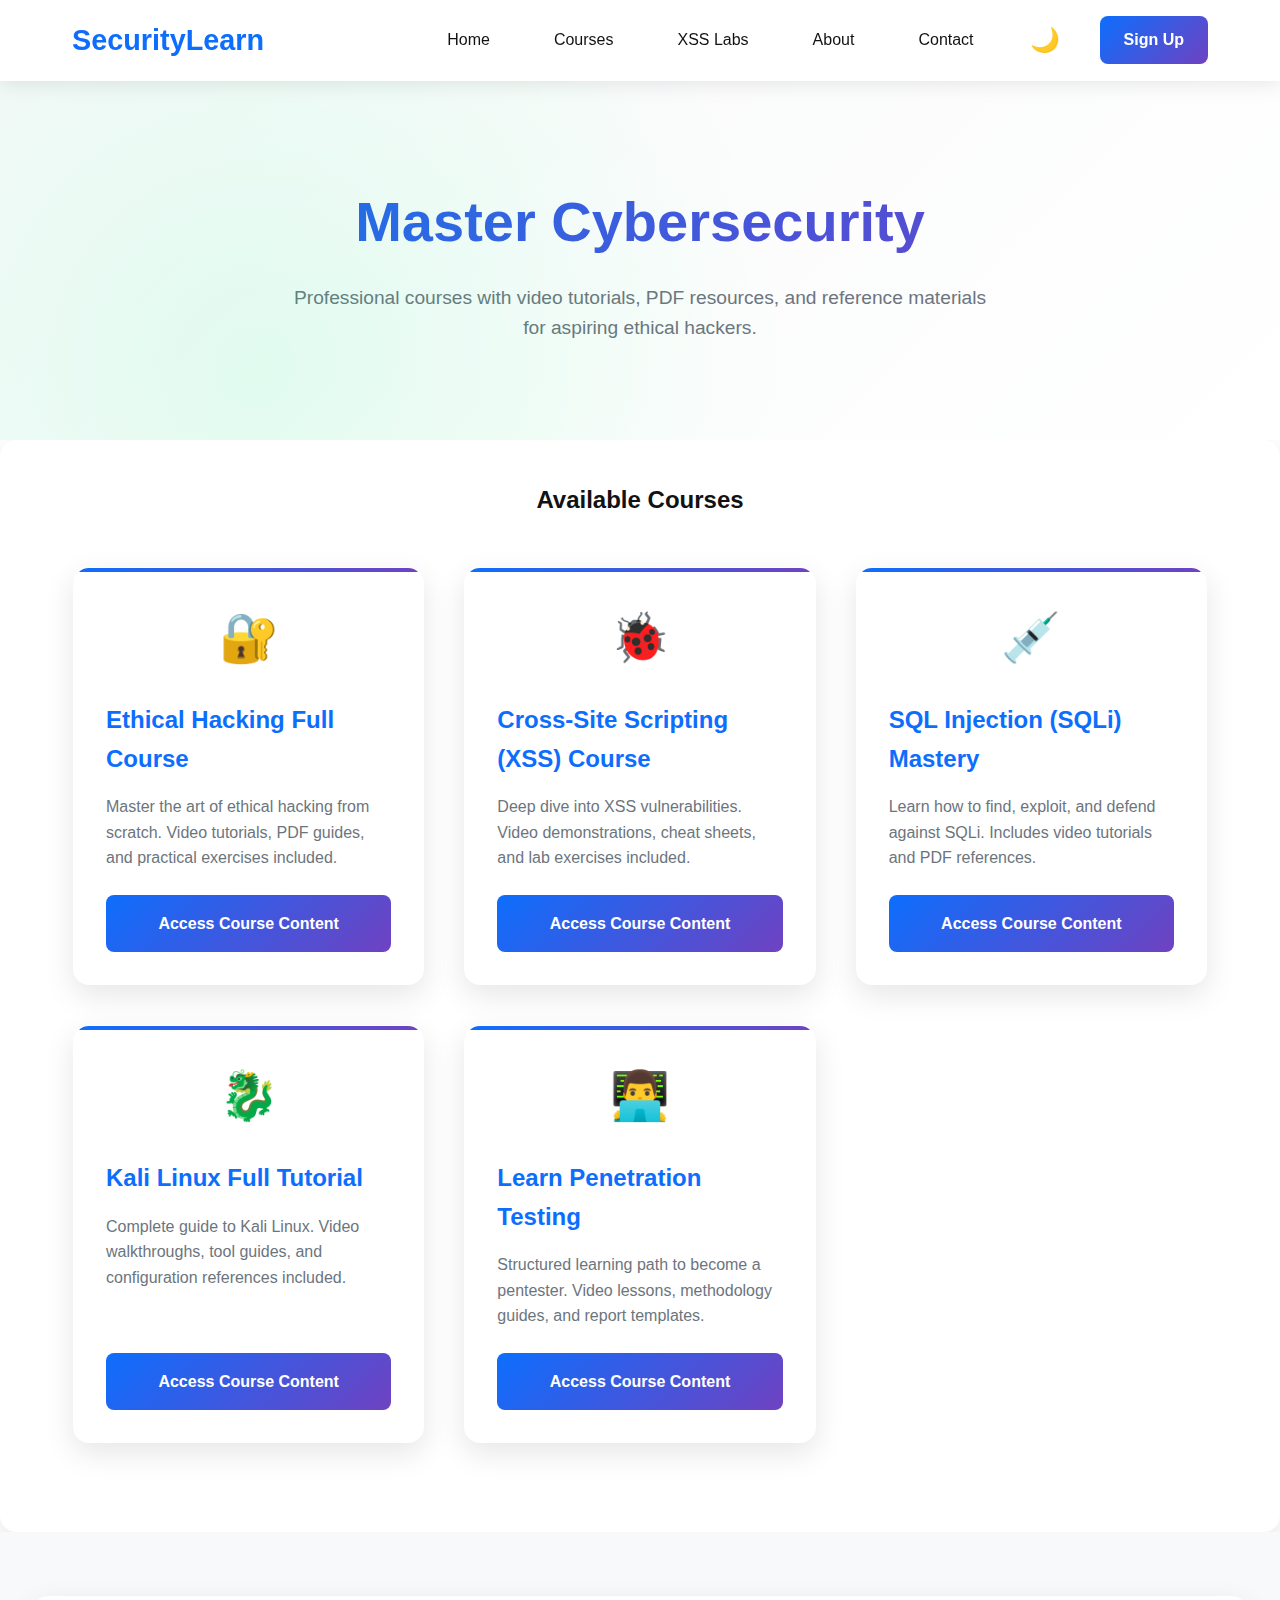
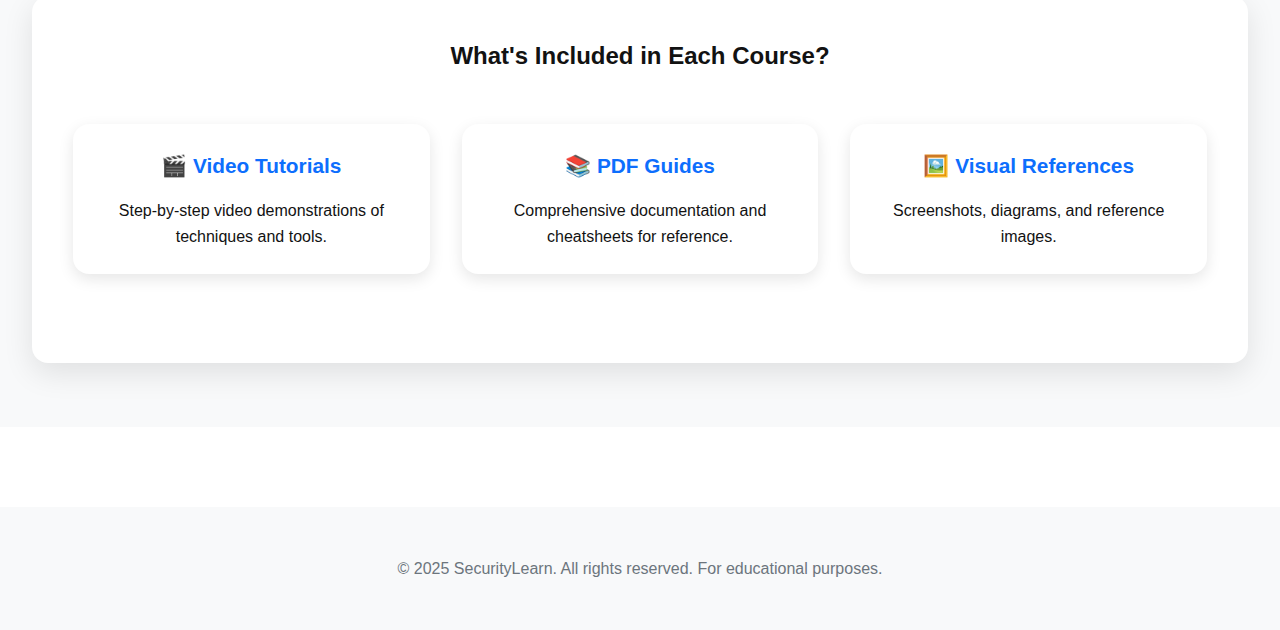
<file: index.html>
<!DOCTYPE html>
<html lang="en" data-theme="light">
<head>
    <meta charset="UTF-8">
    <meta name="viewport" content="width=device-width, initial-scale=1.0">
    <title>SecurityLearn - Professional Cybersecurity Courses</title>
    <link rel="stylesheet" href="/style.css">
</head>
<body>
    <header>
        <nav class="navbar">
    <div class="nav-container">
        <a href="/" class="nav-logo">SecurityLearn</a>
        <div class="nav-menu">
            <a href="/" class="nav-link">Home</a>
            <a href="#courses" class="nav-link">Courses</a>
            <a href="/xss-labs/" class="nav-link">XSS Labs</a>
            <a href="#" class="nav-link">About</a>
            <a href="#" class="nav-link">Contact</a>
            <button id="theme-toggle" aria-label="Toggle dark/light mode">🌙</button>
            <a href="/auth/" class="nav-link button signup-button">Sign Up</a>
            </div>
            </div>
      </nav>
    </header>

    <main>
        
    <section class="hero">
        <h1>Master Cybersecurity</h1>
        <p class="lead">Professional courses with video tutorials, PDF resources, and reference materials for aspiring ethical hackers.</p>
    </section>

    <section id="courses">
        <div class="container">
            <h2 style="text-align: center; margin-bottom: 2rem;">Available Courses</h2>
            <div class="course-grid">
                
        <div class="course-card">
            <div class="course-icon">🔐</div>
            <h3>Ethical Hacking Full Course</h3>
            <p>Master the art of ethical hacking from scratch. Video tutorials, PDF guides, and practical exercises included.</p>
            <a href="/ethical-hacking/" class="btn-primary">Access Course Content</a>
        </div>
        
        <div class="course-card">
            <div class="course-icon">🐞</div>
            <h3>Cross-Site Scripting (XSS) Course</h3>
            <p>Deep dive into XSS vulnerabilities. Video demonstrations, cheat sheets, and lab exercises included.</p>
            <a href="/xss/" class="btn-primary">Access Course Content</a>
        </div>
        
        <div class="course-card">
            <div class="course-icon">💉</div>
            <h3>SQL Injection (SQLi) Mastery</h3>
            <p>Learn how to find, exploit, and defend against SQLi. Includes video tutorials and PDF references.</p>
            <a href="/sqli/" class="btn-primary">Access Course Content</a>
        </div>
        
        <div class="course-card">
            <div class="course-icon">🐉</div>
            <h3>Kali Linux Full Tutorial</h3>
            <p>Complete guide to Kali Linux. Video walkthroughs, tool guides, and configuration references included.</p>
            <a href="/kali-linux/" class="btn-primary">Access Course Content</a>
        </div>
        
        <div class="course-card">
            <div class="course-icon">👨‍💻</div>
            <h3>Learn Penetration Testing</h3>
            <p>Structured learning path to become a pentester. Video lessons, methodology guides, and report templates.</p>
            <a href="/penetration-testing/" class="btn-primary">Access Course Content</a>
        </div>
        
            </div>
        </div>
    </section>
    
    <section style="padding: 4rem 2rem; text-align: center; background: var(--bg-secondary);">
        <div class="container">
            <h2>What's Included in Each Course?</h2>
            <div class="media-grid" style="margin-top: 3rem;">
                <div class="media-card">
                    <h3>🎬 Video Tutorials</h3>
                    <p>Step-by-step video demonstrations of techniques and tools.</p>
                </div>
                <div class="media-card">
                    <h3>📚 PDF Guides</h3>
                    <p>Comprehensive documentation and cheatsheets for reference.</p>
                </div>
                <div class="media-card">
                    <h3>🖼️ Visual References</h3>
                    <p>Screenshots, diagrams, and reference images.</p>
                </div>
            </div>
        </div>
    </section>
    
    </main>

    <footer>
        <p>&copy; 2025 SecurityLearn. All rights reserved. For educational purposes.</p>
    </footer>

    <script src="/script.js"></script>
</body>
</html>
</file>
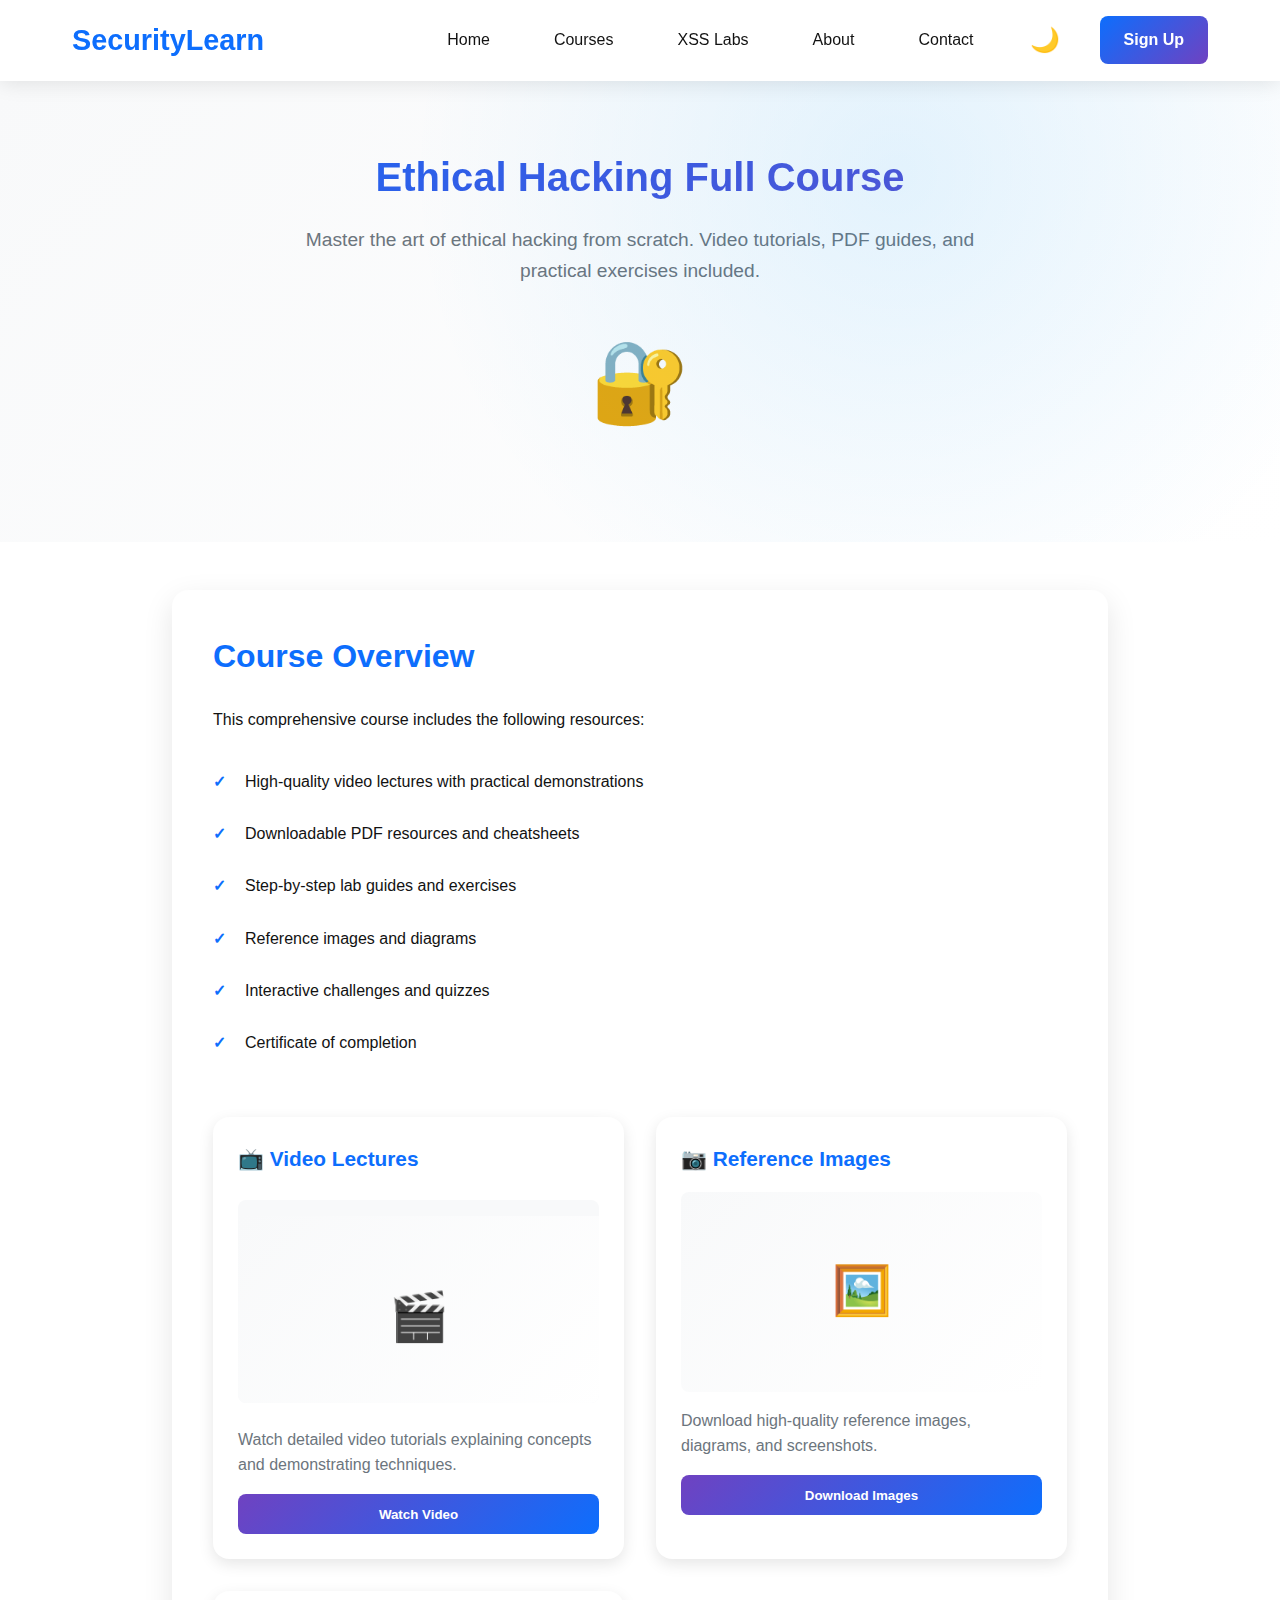
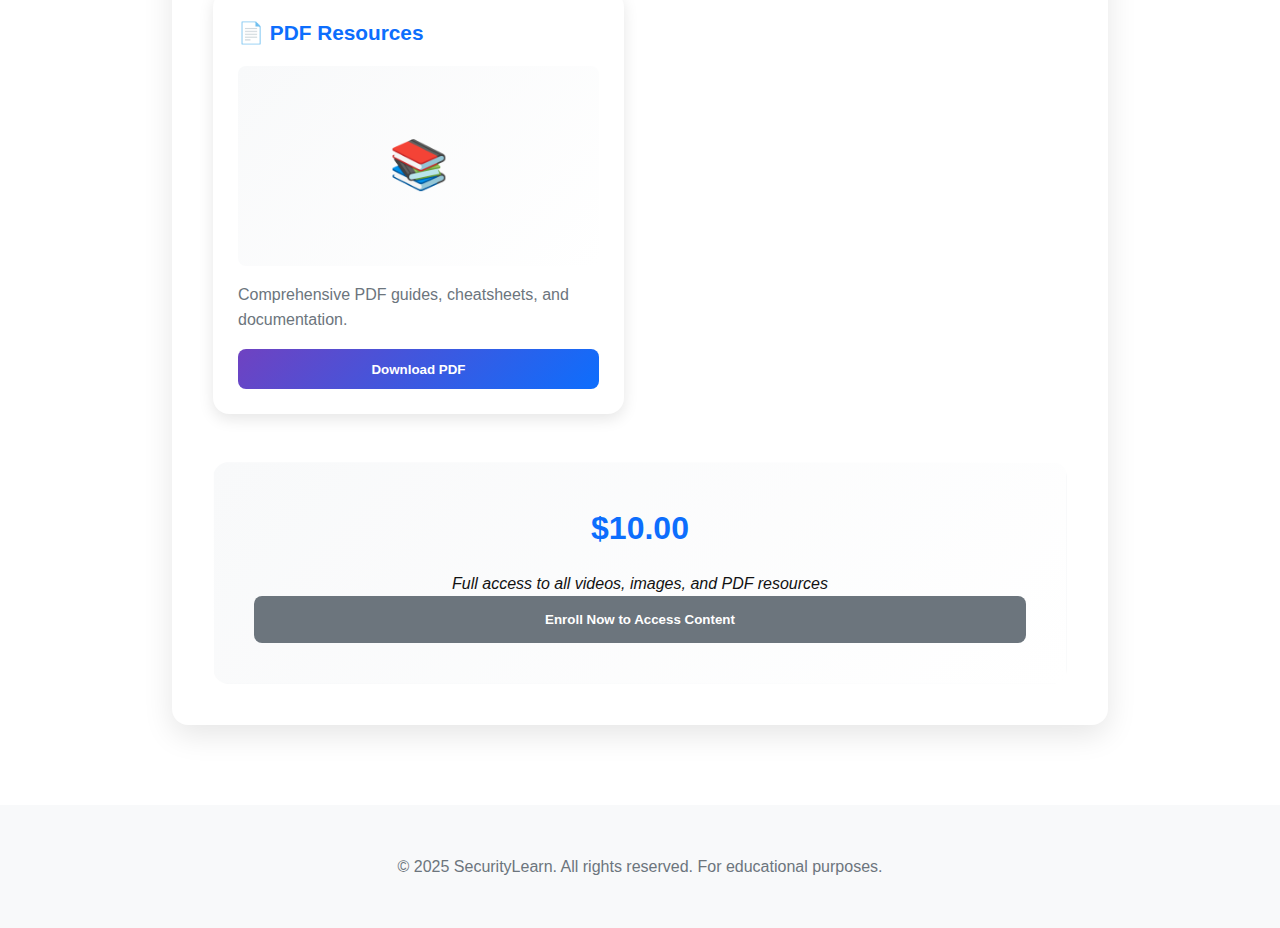
<file: ethical-hacking/index.html>
<!DOCTYPE html>
<html lang="en" data-theme="light">
<head>
    <meta charset="UTF-8">
    <meta name="viewport" content="width=device-width, initial-scale=1.0">
    <title>SecurityLearn - Professional Cybersecurity Courses</title>
    <link rel="stylesheet" href="/style.css">
</head>
<body>
    <header>
        <nav class="navbar">
    <div class="nav-container">
        <a href="/" class="nav-logo">SecurityLearn</a>
        <div class="nav-menu">
            <a href="/" class="nav-link">Home</a>
            <a href="#courses" class="nav-link">Courses</a>
            <a href="/xss-labs/" class="nav-link">XSS Labs</a>
            <a href="#" class="nav-link">About</a>
            <a href="#" class="nav-link">Contact</a>
            <button id="theme-toggle" aria-label="Toggle dark/light mode">🌙</button>
            <a href="/auth/" class="nav-link button signup-button">Sign Up</a>
            </div>
            </div>
      </nav>
    </header>

    <main>
        <section class="course-hero">
    <h1>Ethical Hacking Full Course</h1>
    <p class="lead">Master the art of ethical hacking from scratch. Video tutorials, PDF guides, and practical exercises included.</p>
    <div class="icon-large">🔐</div>
</section>

<section class="course-content">
    <div class="container">
        <h2>Course Overview</h2>
        <p>This comprehensive course includes the following resources:</p>
        <ul>
            <li>High-quality video lectures with practical demonstrations</li>
            <li>Downloadable PDF resources and cheatsheets</li>
            <li>Step-by-step lab guides and exercises</li>
            <li>Reference images and diagrams</li>
            <li>Interactive challenges and quizzes</li>
            <li>Certificate of completion</li>
        </ul>
        
        <div class="media-grid">
            <div class="media-card">
                <h3>📺 Video Lectures</h3>
                <div class="video-container">
                    <div class="media-placeholder">🎬</div>
                </div>
                <p class="media-description">Watch detailed video tutorials explaining concepts and demonstrating techniques.</p>
                <button class="download-btn">Watch Video</button>
            </div>
            
            <div class="media-card">
                <h3>📷 Reference Images</h3>
                <div class="media-placeholder">🖼️</div>
                <p class="media-description">Download high-quality reference images, diagrams, and screenshots.</p>
                <button class="download-btn">Download Images</button>
            </div>
            
            <div class="media-card">
                <h3>📄 PDF Resources</h3>
                <div class="media-placeholder">📚</div>
                <p class="media-description">Comprehensive PDF guides, cheatsheets, and documentation.</p>
                <button class="download-btn">Download PDF</button>
            </div>
        </div>
        
        <div class="purchase-box">
            <p class="price">$10.00</p>
            <p><em>Full access to all videos, images, and PDF resources</em></p>
            <button class="btn-primary" disabled>Enroll Now to Access Content</button>
        </div>
    </div>
</section>

    </main>

    <footer>
        <p>&copy; 2025 SecurityLearn. All rights reserved. For educational purposes.</p>
    </footer>

    <script src="/script.js"></script>
</body>
</html>
</file>
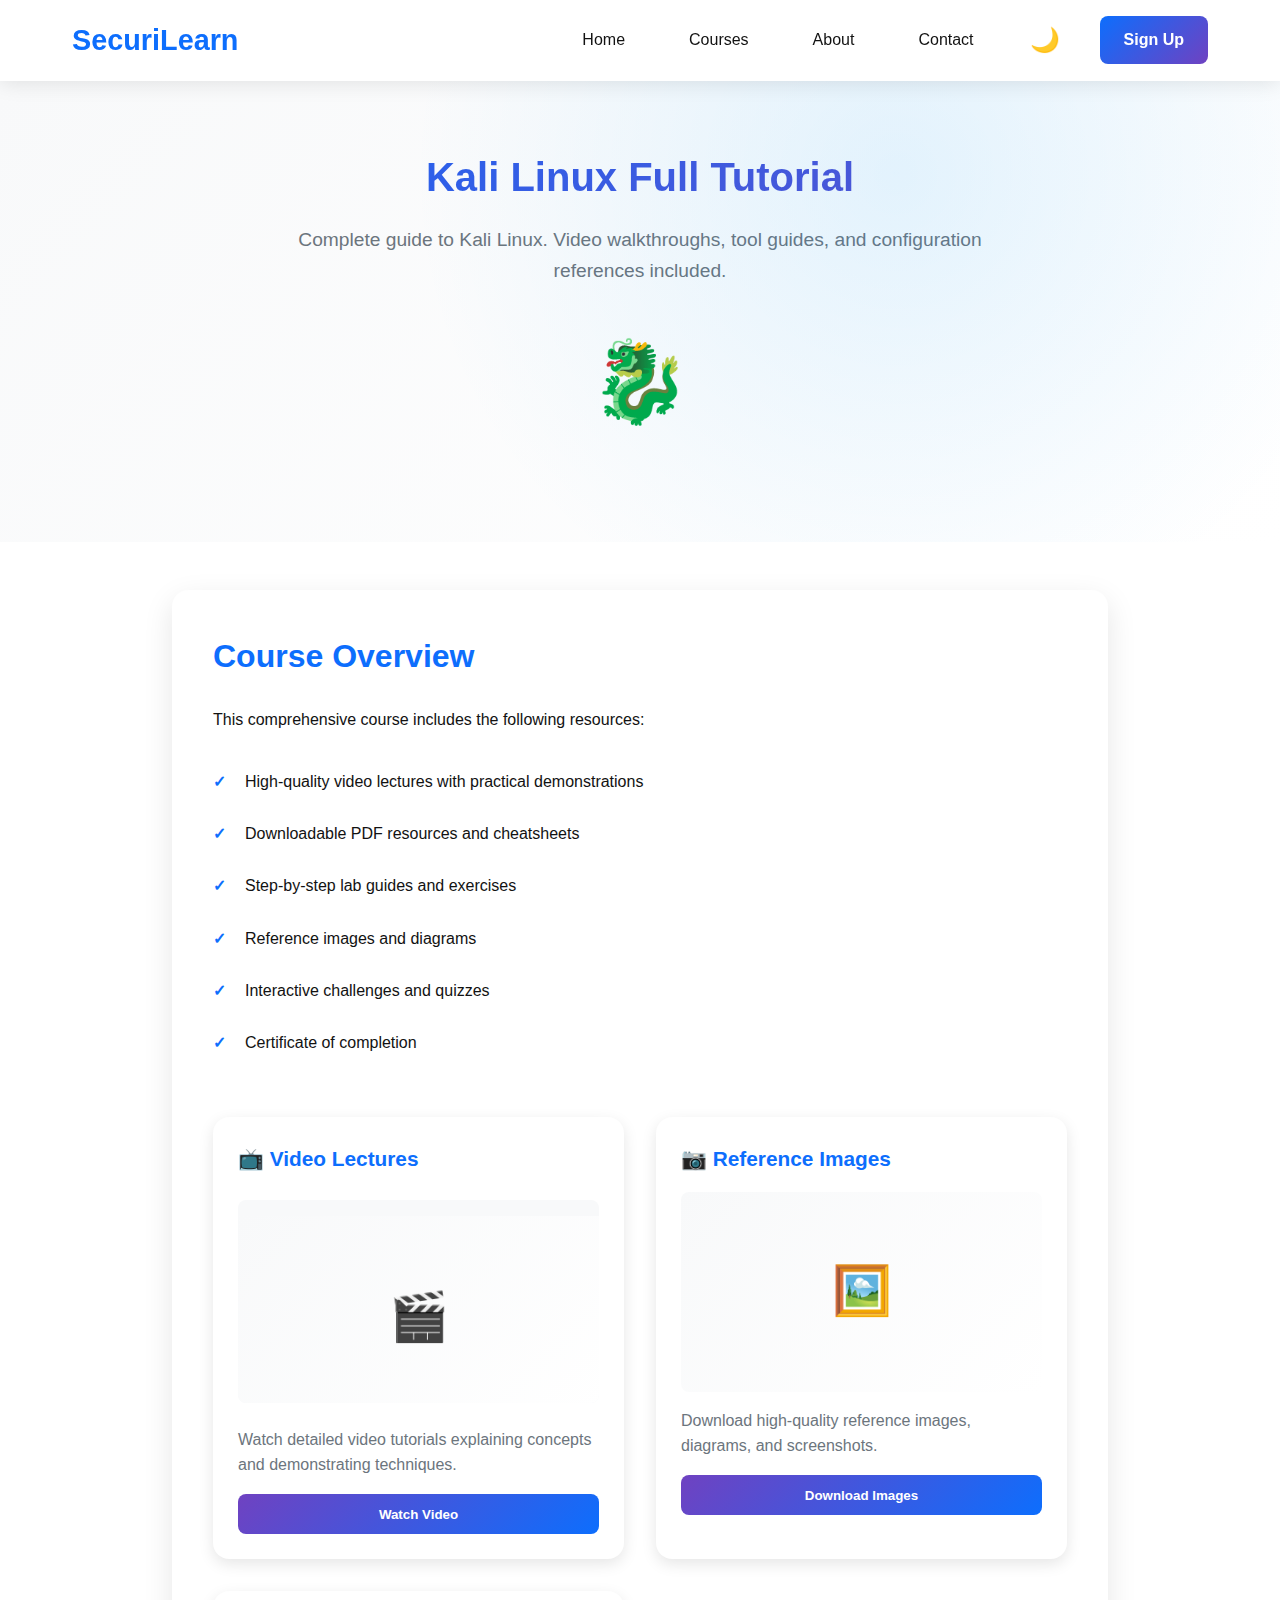
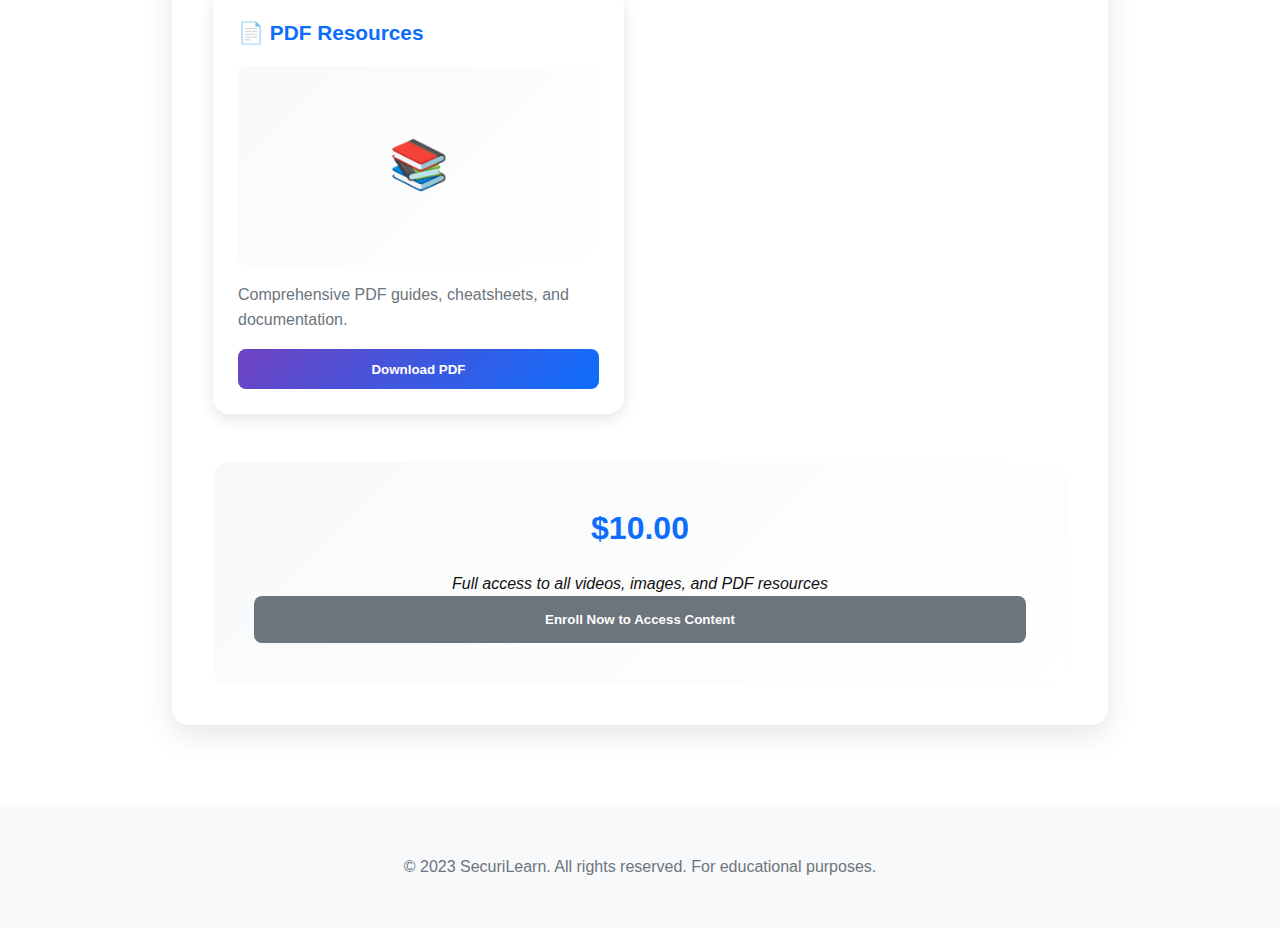
<file: kali-linux/index.html>
<!DOCTYPE html>
<html lang="en" data-theme="light">
<head>
    <meta charset="UTF-8">
    <meta name="viewport" content="width=device-width, initial-scale=1.0">
    <title>SecuriLearn - Professional Cybersecurity Courses</title>
    <link rel="stylesheet" href="/style.css">
</head>
<body>
    <header>
        <nav class="navbar">
            <div class="nav-container">
                <a href="/" class="nav-logo">SecuriLearn</a>
                <div class="nav-menu">
                    <a href="/" class="nav-link">Home</a>
                    <a href="#courses" class="nav-link">Courses</a>
                    <a href="#" class="nav-link">About</a>
                    <a href="#" class="nav-link">Contact</a>
                    <button id="theme-toggle" aria-label="Toggle dark/light mode">🌙</button>
                    <a href="#" class="nav-link button signup-button">Sign Up</a>
                </div>
            </div>
        </nav>
    </header>

    <main>
        <section class="course-hero">
    <h1>Kali Linux Full Tutorial</h1>
    <p class="lead">Complete guide to Kali Linux. Video walkthroughs, tool guides, and configuration references included.</p>
    <div class="icon-large">🐉</div>
</section>

<section class="course-content">
    <div class="container">
        <h2>Course Overview</h2>
        <p>This comprehensive course includes the following resources:</p>
        <ul>
            <li>High-quality video lectures with practical demonstrations</li>
            <li>Downloadable PDF resources and cheatsheets</li>
            <li>Step-by-step lab guides and exercises</li>
            <li>Reference images and diagrams</li>
            <li>Interactive challenges and quizzes</li>
            <li>Certificate of completion</li>
        </ul>
        
        <div class="media-grid">
            <div class="media-card">
                <h3>📺 Video Lectures</h3>
                <div class="video-container">
                    <div class="media-placeholder">🎬</div>
                </div>
                <p class="media-description">Watch detailed video tutorials explaining concepts and demonstrating techniques.</p>
                <button class="download-btn">Watch Video</button>
            </div>
            
            <div class="media-card">
                <h3>📷 Reference Images</h3>
                <div class="media-placeholder">🖼️</div>
                <p class="media-description">Download high-quality reference images, diagrams, and screenshots.</p>
                <button class="download-btn">Download Images</button>
            </div>
            
            <div class="media-card">
                <h3>📄 PDF Resources</h3>
                <div class="media-placeholder">📚</div>
                <p class="media-description">Comprehensive PDF guides, cheatsheets, and documentation.</p>
                <button class="download-btn">Download PDF</button>
            </div>
        </div>
        
        <div class="purchase-box">
            <p class="price">$10.00</p>
            <p><em>Full access to all videos, images, and PDF resources</em></p>
            <button class="btn-primary" disabled>Enroll Now to Access Content</button>
        </div>
    </div>
</section>

    </main>

    <footer>
        <p>&copy; 2023 SecuriLearn. All rights reserved. For educational purposes.</p>
    </footer>

    <script src="/script.js"></script>
</body>
</html>
</file>
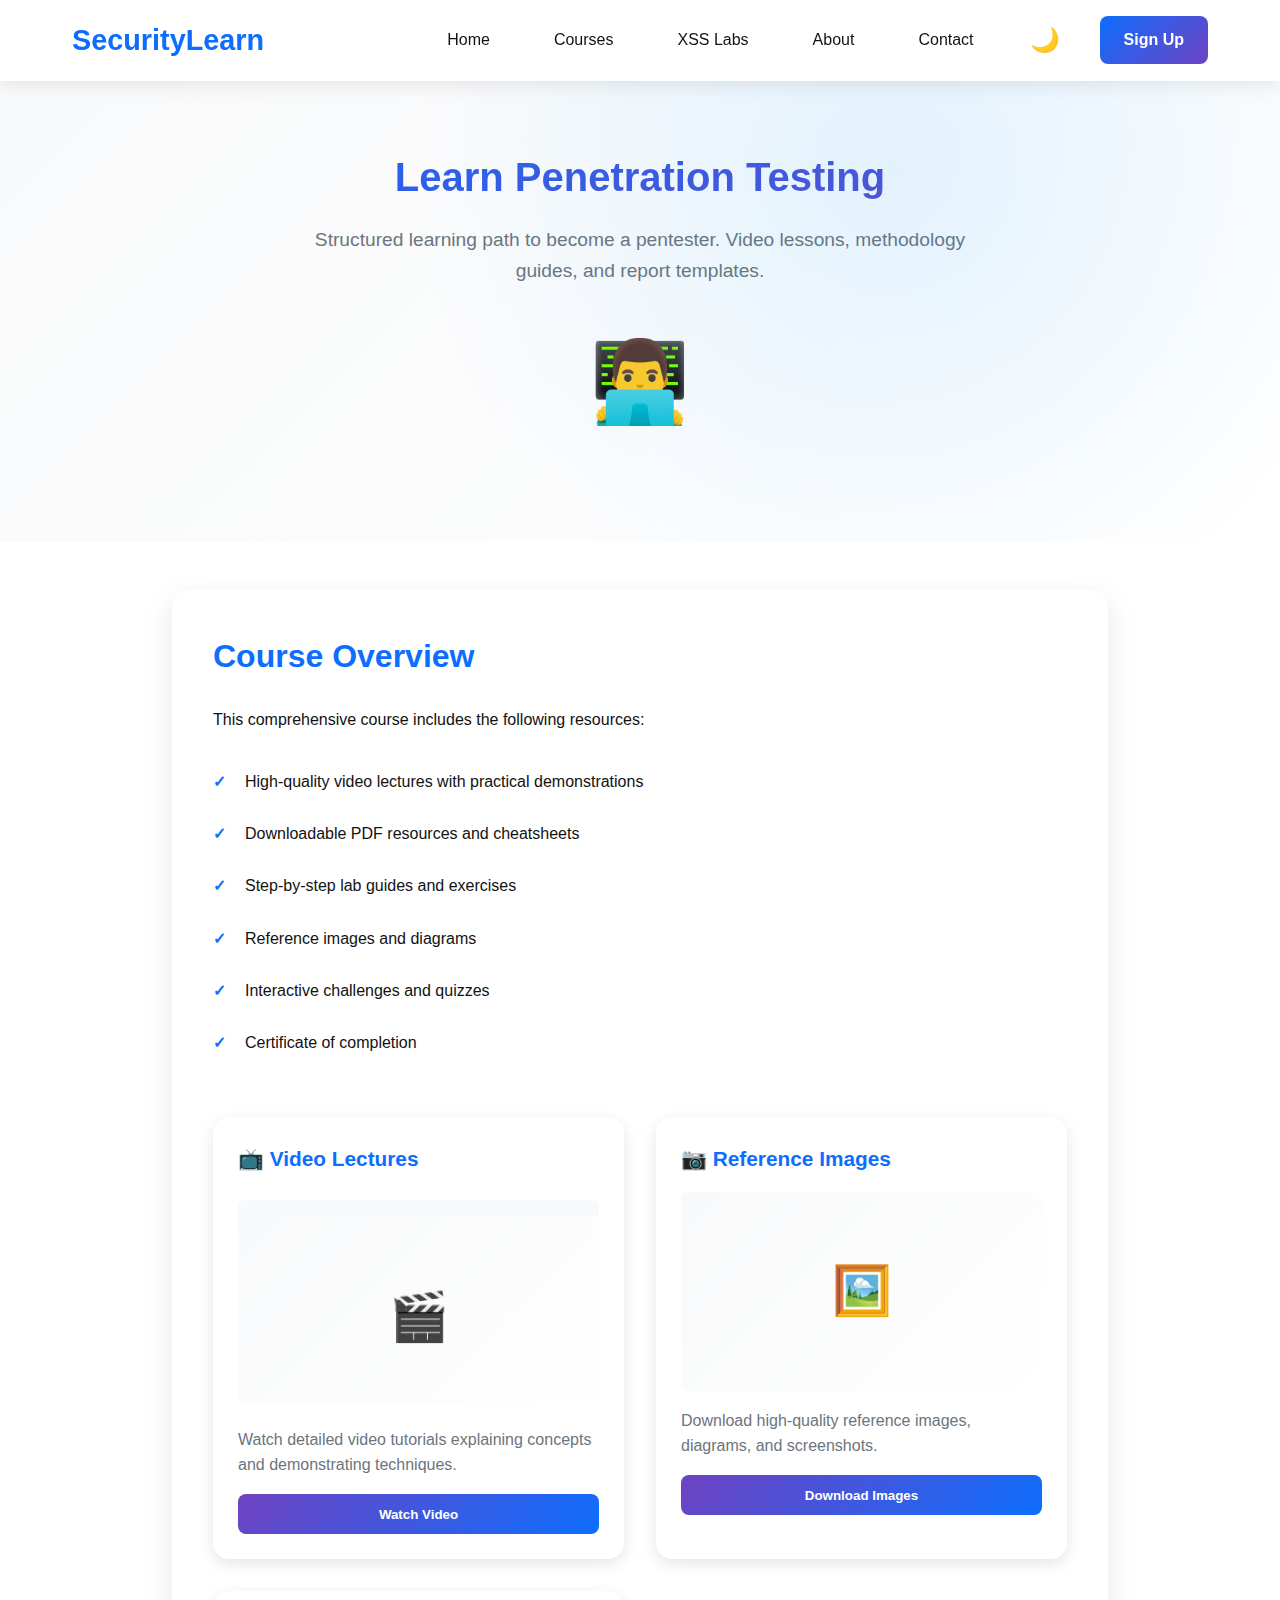
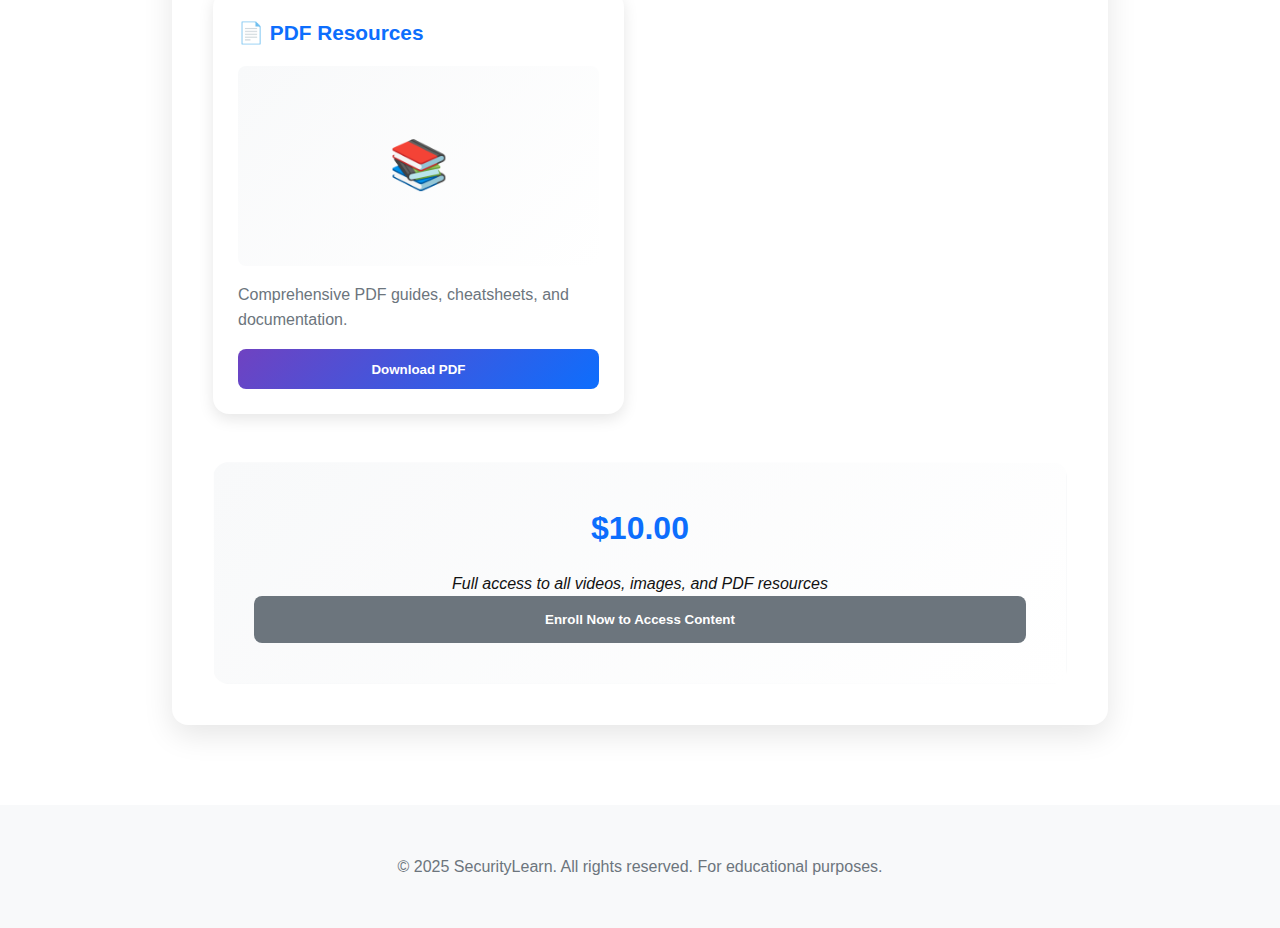
<file: penetration-testing/index.html>
<!DOCTYPE html>
<html lang="en" data-theme="light">
<head>
    <meta charset="UTF-8">
    <meta name="viewport" content="width=device-width, initial-scale=1.0">
    <title>SecurityLearn - Professional Cybersecurity Courses</title>
    <link rel="stylesheet" href="/style.css">
</head>
<body>
    <header>
        <nav class="navbar">
    <div class="nav-container">
        <a href="/" class="nav-logo">SecurityLearn</a>
        <div class="nav-menu">
            <a href="/" class="nav-link">Home</a>
            <a href="#courses" class="nav-link">Courses</a>
            <a href="/xss-labs/" class="nav-link">XSS Labs</a>
            <a href="#" class="nav-link">About</a>
            <a href="#" class="nav-link">Contact</a>
            <button id="theme-toggle" aria-label="Toggle dark/light mode">🌙</button>
            <a href="/auth/" class="nav-link button signup-button">Sign Up</a>
            </div>
            </div>
      </nav>
    </header>

    <main>
        <section class="course-hero">
    <h1>Learn Penetration Testing</h1>
    <p class="lead">Structured learning path to become a pentester. Video lessons, methodology guides, and report templates.</p>
    <div class="icon-large">👨‍💻</div>
</section>

<section class="course-content">
    <div class="container">
        <h2>Course Overview</h2>
        <p>This comprehensive course includes the following resources:</p>
        <ul>
            <li>High-quality video lectures with practical demonstrations</li>
            <li>Downloadable PDF resources and cheatsheets</li>
            <li>Step-by-step lab guides and exercises</li>
            <li>Reference images and diagrams</li>
            <li>Interactive challenges and quizzes</li>
            <li>Certificate of completion</li>
        </ul>
        
        <div class="media-grid">
            <div class="media-card">
                <h3>📺 Video Lectures</h3>
                <div class="video-container">
                    <div class="media-placeholder">🎬</div>
                </div>
                <p class="media-description">Watch detailed video tutorials explaining concepts and demonstrating techniques.</p>
                <button class="download-btn">Watch Video</button>
            </div>
            
            <div class="media-card">
                <h3>📷 Reference Images</h3>
                <div class="media-placeholder">🖼️</div>
                <p class="media-description">Download high-quality reference images, diagrams, and screenshots.</p>
                <button class="download-btn">Download Images</button>
            </div>
            
            <div class="media-card">
                <h3>📄 PDF Resources</h3>
                <div class="media-placeholder">📚</div>
                <p class="media-description">Comprehensive PDF guides, cheatsheets, and documentation.</p>
                <button class="download-btn">Download PDF</button>
            </div>
        </div>
        
        <div class="purchase-box">
            <p class="price">$10.00</p>
            <p><em>Full access to all videos, images, and PDF resources</em></p>
            <button class="btn-primary" disabled>Enroll Now to Access Content</button>
        </div>
    </div>
</section>

    </main>

    <footer>
        <p>&copy; 2025 SecurityLearn. All rights reserved. For educational purposes.</p>
    </footer>

    <script src="/script.js"></script>
</body>
</html>
</file>
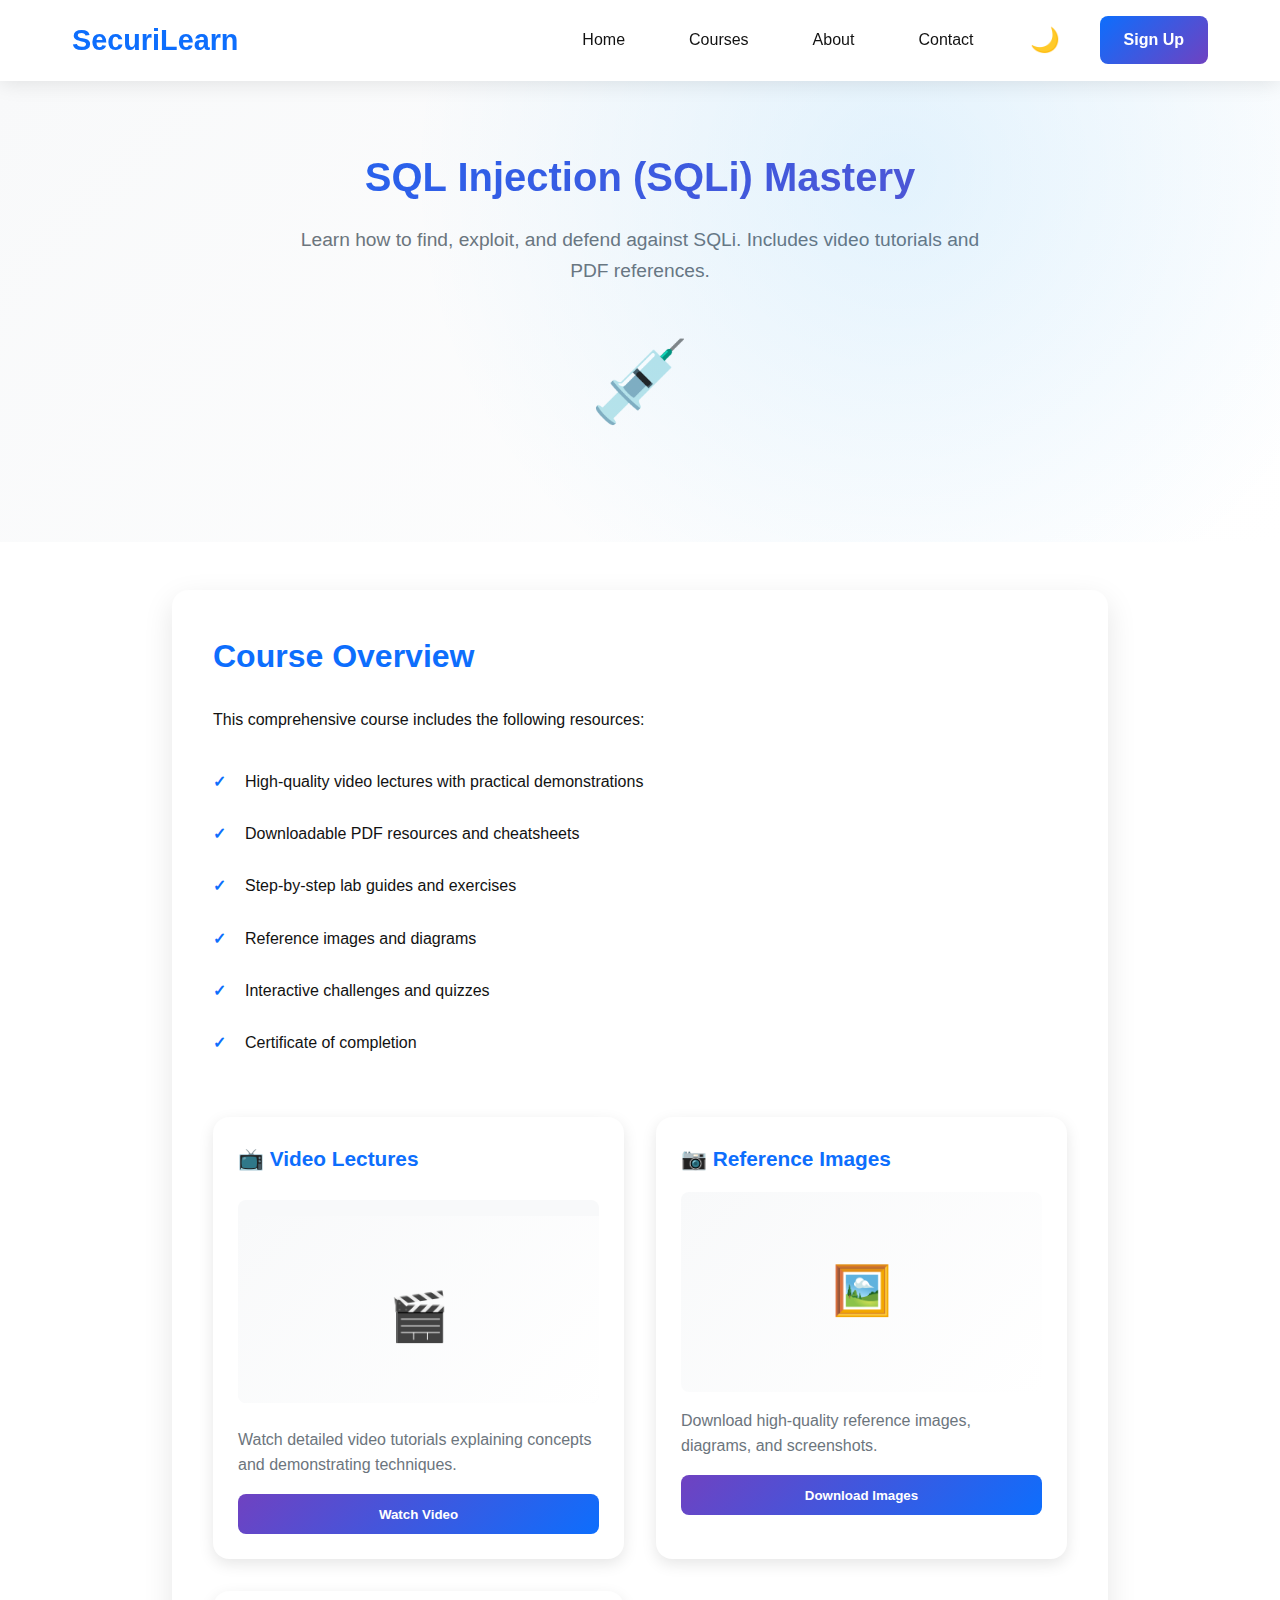
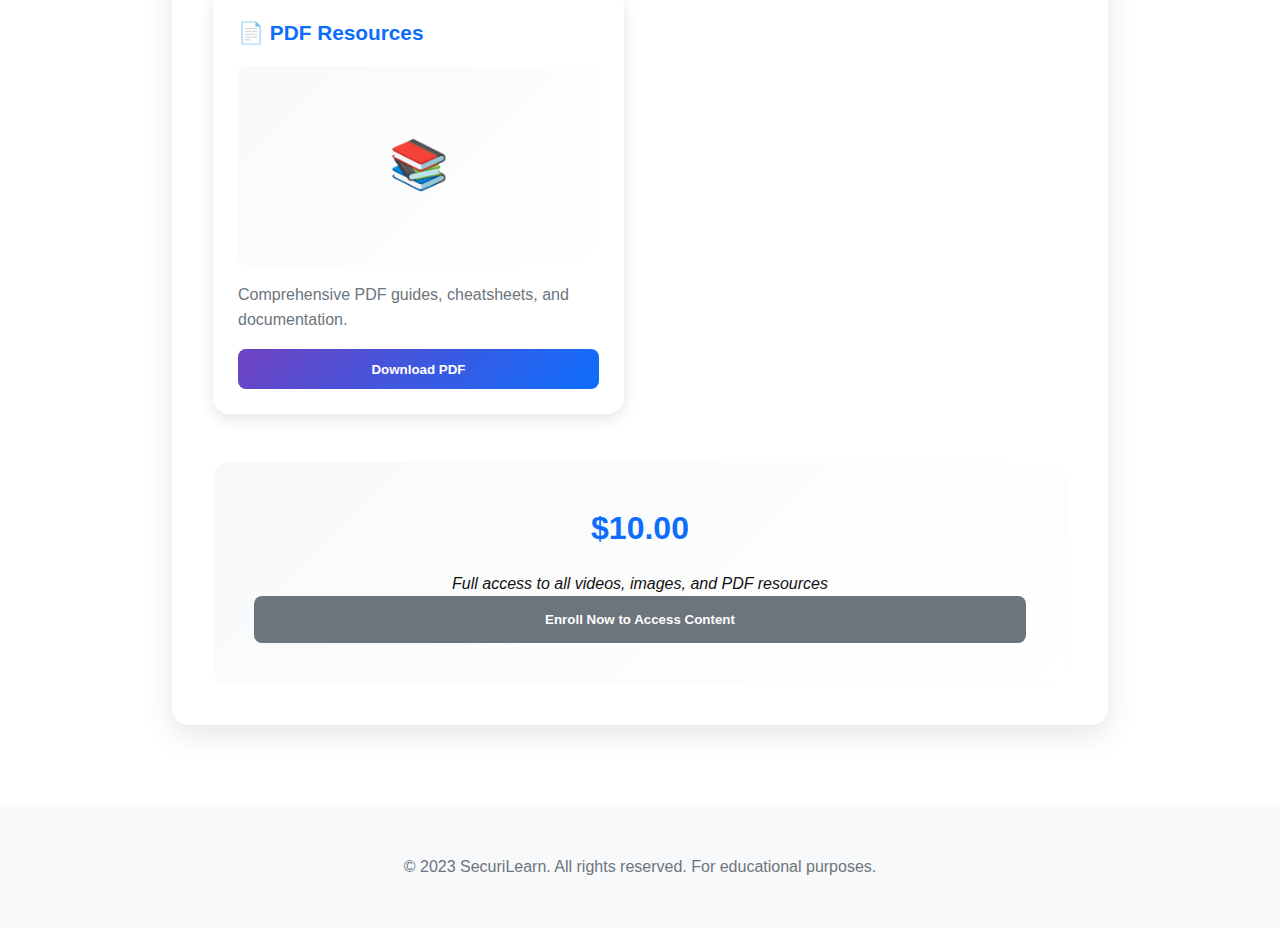
<file: sqli/index.html>
<!DOCTYPE html>
<html lang="en" data-theme="light">
<head>
    <meta charset="UTF-8">
    <meta name="viewport" content="width=device-width, initial-scale=1.0">
    <title>SecuriLearn - Professional Cybersecurity Courses</title>
    <link rel="stylesheet" href="/style.css">
</head>
<body>
    <header>
        <nav class="navbar">
            <div class="nav-container">
                <a href="/" class="nav-logo">SecuriLearn</a>
                <div class="nav-menu">
                    <a href="/" class="nav-link">Home</a>
                    <a href="#courses" class="nav-link">Courses</a>
                    <a href="#" class="nav-link">About</a>
                    <a href="#" class="nav-link">Contact</a>
                    <button id="theme-toggle" aria-label="Toggle dark/light mode">🌙</button>
                    <a href="#" class="nav-link button signup-button">Sign Up</a>
                </div>
            </div>
        </nav>
    </header>

    <main>
        <section class="course-hero">
    <h1>SQL Injection (SQLi) Mastery</h1>
    <p class="lead">Learn how to find, exploit, and defend against SQLi. Includes video tutorials and PDF references.</p>
    <div class="icon-large">💉</div>
</section>

<section class="course-content">
    <div class="container">
        <h2>Course Overview</h2>
        <p>This comprehensive course includes the following resources:</p>
        <ul>
            <li>High-quality video lectures with practical demonstrations</li>
            <li>Downloadable PDF resources and cheatsheets</li>
            <li>Step-by-step lab guides and exercises</li>
            <li>Reference images and diagrams</li>
            <li>Interactive challenges and quizzes</li>
            <li>Certificate of completion</li>
        </ul>
        
        <div class="media-grid">
            <div class="media-card">
                <h3>📺 Video Lectures</h3>
                <div class="video-container">
                    <div class="media-placeholder">🎬</div>
                </div>
                <p class="media-description">Watch detailed video tutorials explaining concepts and demonstrating techniques.</p>
                <button class="download-btn">Watch Video</button>
            </div>
            
            <div class="media-card">
                <h3>📷 Reference Images</h3>
                <div class="media-placeholder">🖼️</div>
                <p class="media-description">Download high-quality reference images, diagrams, and screenshots.</p>
                <button class="download-btn">Download Images</button>
            </div>
            
            <div class="media-card">
                <h3>📄 PDF Resources</h3>
                <div class="media-placeholder">📚</div>
                <p class="media-description">Comprehensive PDF guides, cheatsheets, and documentation.</p>
                <button class="download-btn">Download PDF</button>
            </div>
        </div>
        
        <div class="purchase-box">
            <p class="price">$10.00</p>
            <p><em>Full access to all videos, images, and PDF resources</em></p>
            <button class="btn-primary" disabled>Enroll Now to Access Content</button>
        </div>
    </div>
</section>

    </main>

    <footer>
        <p>&copy; 2023 SecuriLearn. All rights reserved. For educational purposes.</p>
    </footer>

    <script src="/script.js"></script>
</body>
</html>
</file>
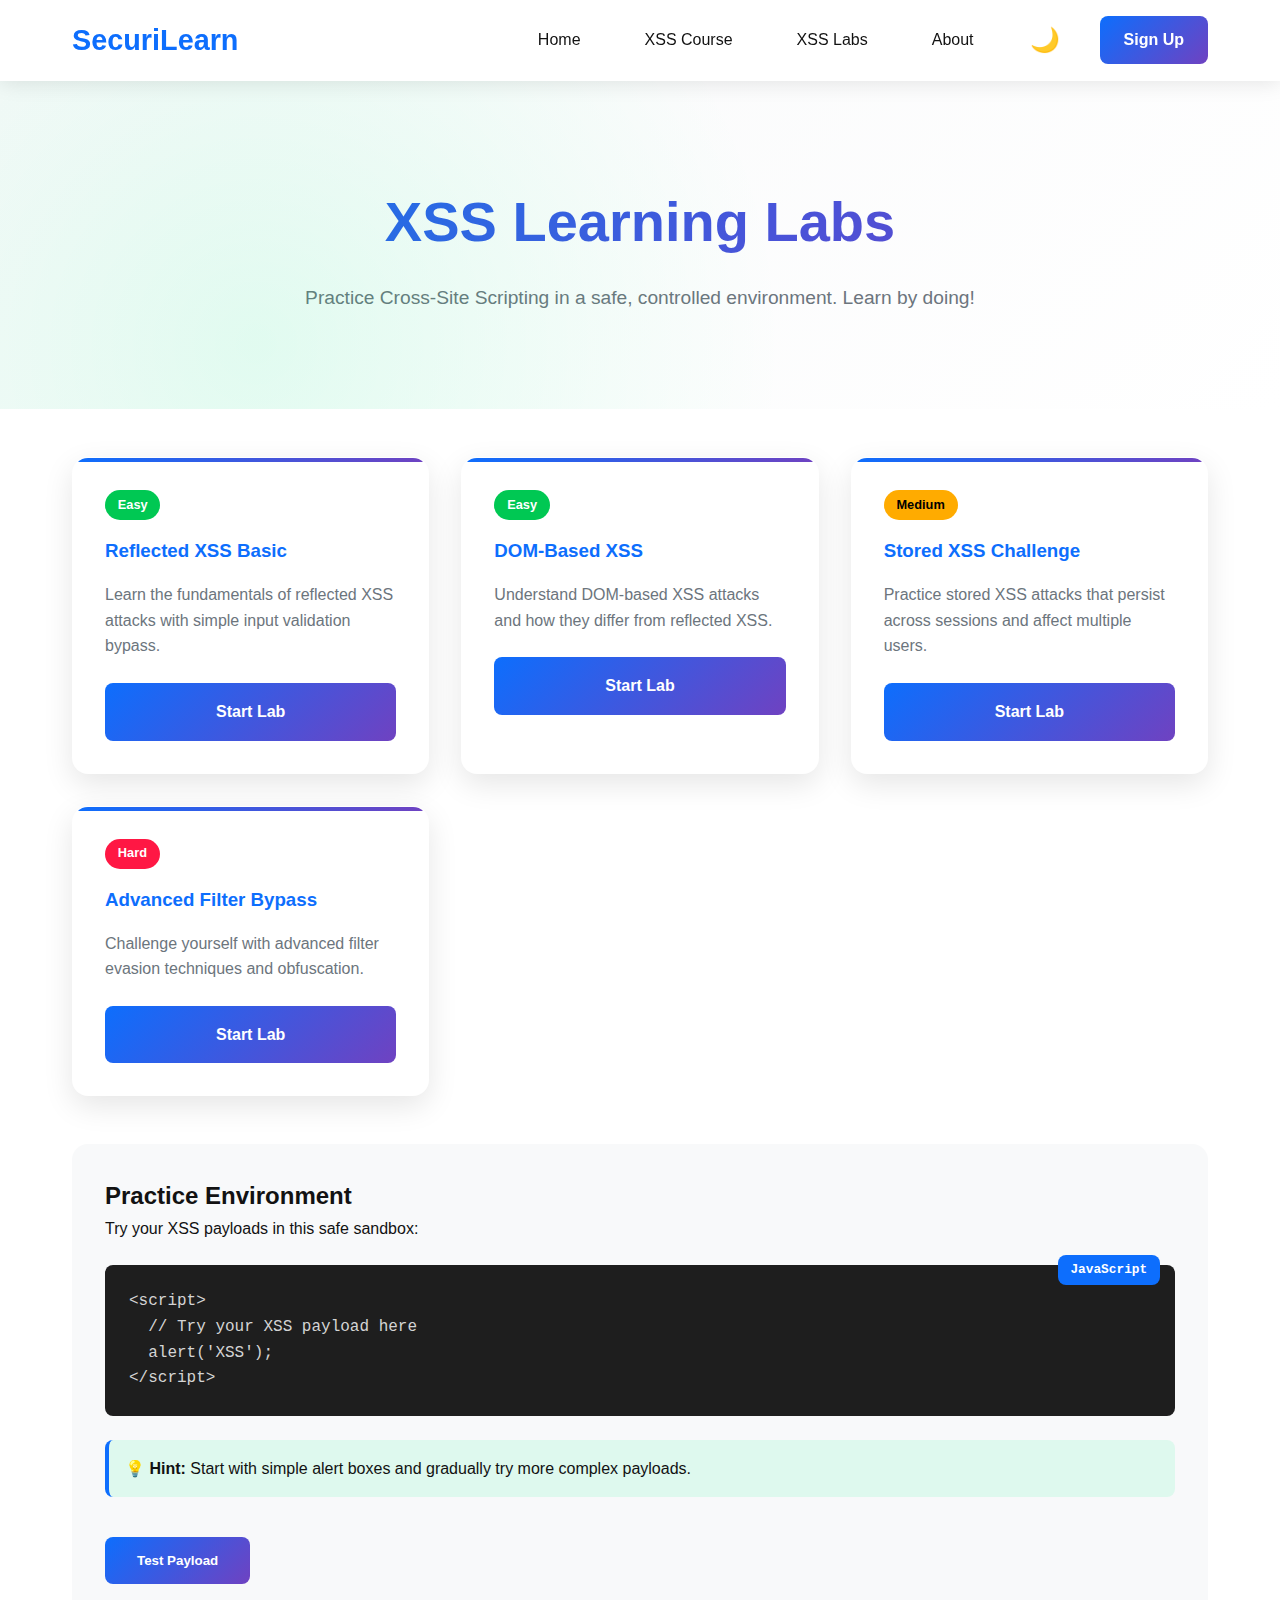
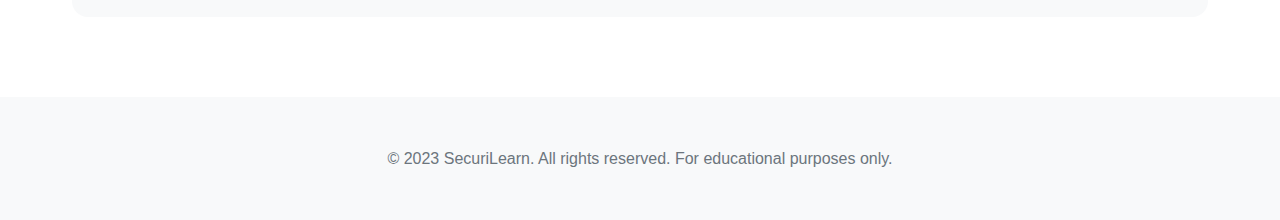
<file: xss-labs/index.html>
<!DOCTYPE html>
<html lang="en" data-theme="light">
<head>
    <meta charset="UTF-8">
    <meta name="viewport" content="width=device-width, initial-scale=1.0">
    <title>XSS Learning Labs - SecuriLearn</title>
    <link rel="stylesheet" href="/style.css">
    <style>
        .labs-container {
            max-width: 1200px;
            margin: 2rem auto;
            padding: 0 2rem;
        }
        
        .lab-grid {
            display: grid;
            grid-template-columns: repeat(auto-fit, minmax(300px, 1fr));
            gap: 2rem;
            margin: 3rem 0;
        }
        
        .lab-card {
            background: var(--card-bg);
            border-radius: 1rem;
            padding: 2rem;
            box-shadow: 0 10px 30px var(--shadow);
            transition: all 0.3s ease;
            border: 1px solid rgba(255, 255, 255, 0.1);
            position: relative;
            overflow: hidden;
        }
        
        .lab-card::before {
            content: '';
            position: absolute;
            top: 0;
            left: 0;
            right: 0;
            height: 4px;
            background: linear-gradient(90deg, var(--accent-primary), var(--accent-secondary));
        }
        
        .lab-card:hover {
            transform: translateY(-5px);
            box-shadow: 0 20px 40px var(--shadow);
        }
        
        .difficulty {
            display: inline-block;
            padding: 0.3rem 0.8rem;
            border-radius: 1rem;
            font-size: 0.8rem;
            font-weight: bold;
            margin-bottom: 1rem;
        }
        
        .difficulty.easy { background: #00c853; color: white; }
        .difficulty.medium { background: #ffab00; color: black; }
        .difficulty.hard { background: #ff1744; color: white; }
        
        .lab-card h3 {
            color: var(--accent-primary);
            margin-bottom: 1rem;
        }
        
        .lab-card p {
            color: var(--text-secondary);
            margin-bottom: 1.5rem;
            line-height: 1.6;
        }
        
        .lab-window {
            background: var(--bg-secondary);
            border-radius: 1rem;
            padding: 2rem;
            margin: 3rem 0;
            border: 1px solid rgba(255, 255, 255, 0.1);
        }
        
        .code-editor {
            background: #1e1e1e;
            border-radius: 0.5rem;
            padding: 1.5rem;
            margin: 1.5rem 0;
            font-family: 'Courier New', monospace;
            color: #d4d4d4;
            position: relative;
        }
        
        .code-editor::before {
            content: 'JavaScript';
            position: absolute;
            top: -10px;
            right: 15px;
            background: var(--accent-primary);
            color: white;
            padding: 0.3rem 0.8rem;
            border-radius: 0.5rem;
            font-size: 0.8rem;
            font-weight: bold;
        }
        
        .hint-box {
            background: rgba(0, 255, 136, 0.1);
            border-left: 4px solid var(--accent-primary);
            padding: 1rem;
            margin: 1.5rem 0;
            border-radius: 0.5rem;
        }
        
        .submit-btn {
            background: linear-gradient(135deg, var(--accent-primary), var(--accent-secondary));
            color: white;
            padding: 1rem 2rem;
            border: none;
            border-radius: 0.5rem;
            font-weight: bold;
            cursor: pointer;
            margin-top: 1rem;
            transition: all 0.3s ease;
        }
        
        .submit-btn:hover {
            transform: translateY(-2px);
            box-shadow: 0 8px 20px rgba(0, 255, 136, 0.3);
        }
    </style>
</head>
<body>
    <header>
        <nav class="navbar">
            <div class="nav-container">
                <a href="/" class="nav-logo">SecuriLearn</a>
                <div class="nav-menu">
                    <a href="/" class="nav-link">Home</a>
                    <a href="/xss/" class="nav-link">XSS Course</a>
                    <a href="/xss-labs/" class="nav-link">XSS Labs</a>
                    <a href="#" class="nav-link">About</a>
                    <button id="theme-toggle" aria-label="Toggle dark/light mode">🌙</button>
                    <a href="/auth/" class="nav-link button signup-button">Sign Up</a>
                </div>
            </div>
        </nav>
    </header>

    <main>
        <section class="hero">
            <h1>XSS Learning Labs</h1>
            <p class="lead">Practice Cross-Site Scripting in a safe, controlled environment. Learn by doing!</p>
        </section>

        <div class="labs-container">
            <div class="lab-grid">
                <div class="lab-card">
                    <span class="difficulty easy">Easy</span>
                    <h3>Reflected XSS Basic</h3>
                    <p>Learn the fundamentals of reflected XSS attacks with simple input validation bypass.</p>
                    <a href="/xss-labs/lab1.html" class="btn-primary">Start Lab</a>
                </div>
                
                <div class="lab-card">
                    <span class="difficulty easy">Easy</span>
                    <h3>DOM-Based XSS</h3>
                    <p>Understand DOM-based XSS attacks and how they differ from reflected XSS.</p>
                    <a href="/xss-labs/lab2.html" class="btn-primary">Start Lab</a>
                </div>
                
                <div class="lab-card">
                    <span class="difficulty medium">Medium</span>
                    <h3>Stored XSS Challenge</h3>
                    <p>Practice stored XSS attacks that persist across sessions and affect multiple users.</p>
                    <a href="/xss-labs/lab3.html" class="btn-primary">Start Lab</a>
                </div>
                
                <div class="lab-card">
                    <span class="difficulty hard">Hard</span>
                    <h3>Advanced Filter Bypass</h3>
                    <p>Challenge yourself with advanced filter evasion techniques and obfuscation.</p>
                    <a href="/xss-labs/lab4.html" class="btn-primary">Start Lab</a>
                </div>
            </div>

            <div class="lab-window">
                <h2>Practice Environment</h2>
                <p>Try your XSS payloads in this safe sandbox:</p>
                
                <div class="code-editor">
                    &lt;script&gt;<br>
                    &nbsp;&nbsp;// Try your XSS payload here<br>
                    &nbsp;&nbsp;alert('XSS');<br>
                    &lt;/script&gt;
                </div>
                
                <div class="hint-box">
                    <strong>💡 Hint:</strong> Start with simple alert boxes and gradually try more complex payloads.
                </div>
                
                <button class="submit-btn">Test Payload</button>
            </div>
        </div>
    </main>

    <footer>
        <p>&copy; 2023 SecuriLearn. All rights reserved. For educational purposes only.</p>
    </footer>

    <script src="/script.js"></script>
</body>
</html>
</file>
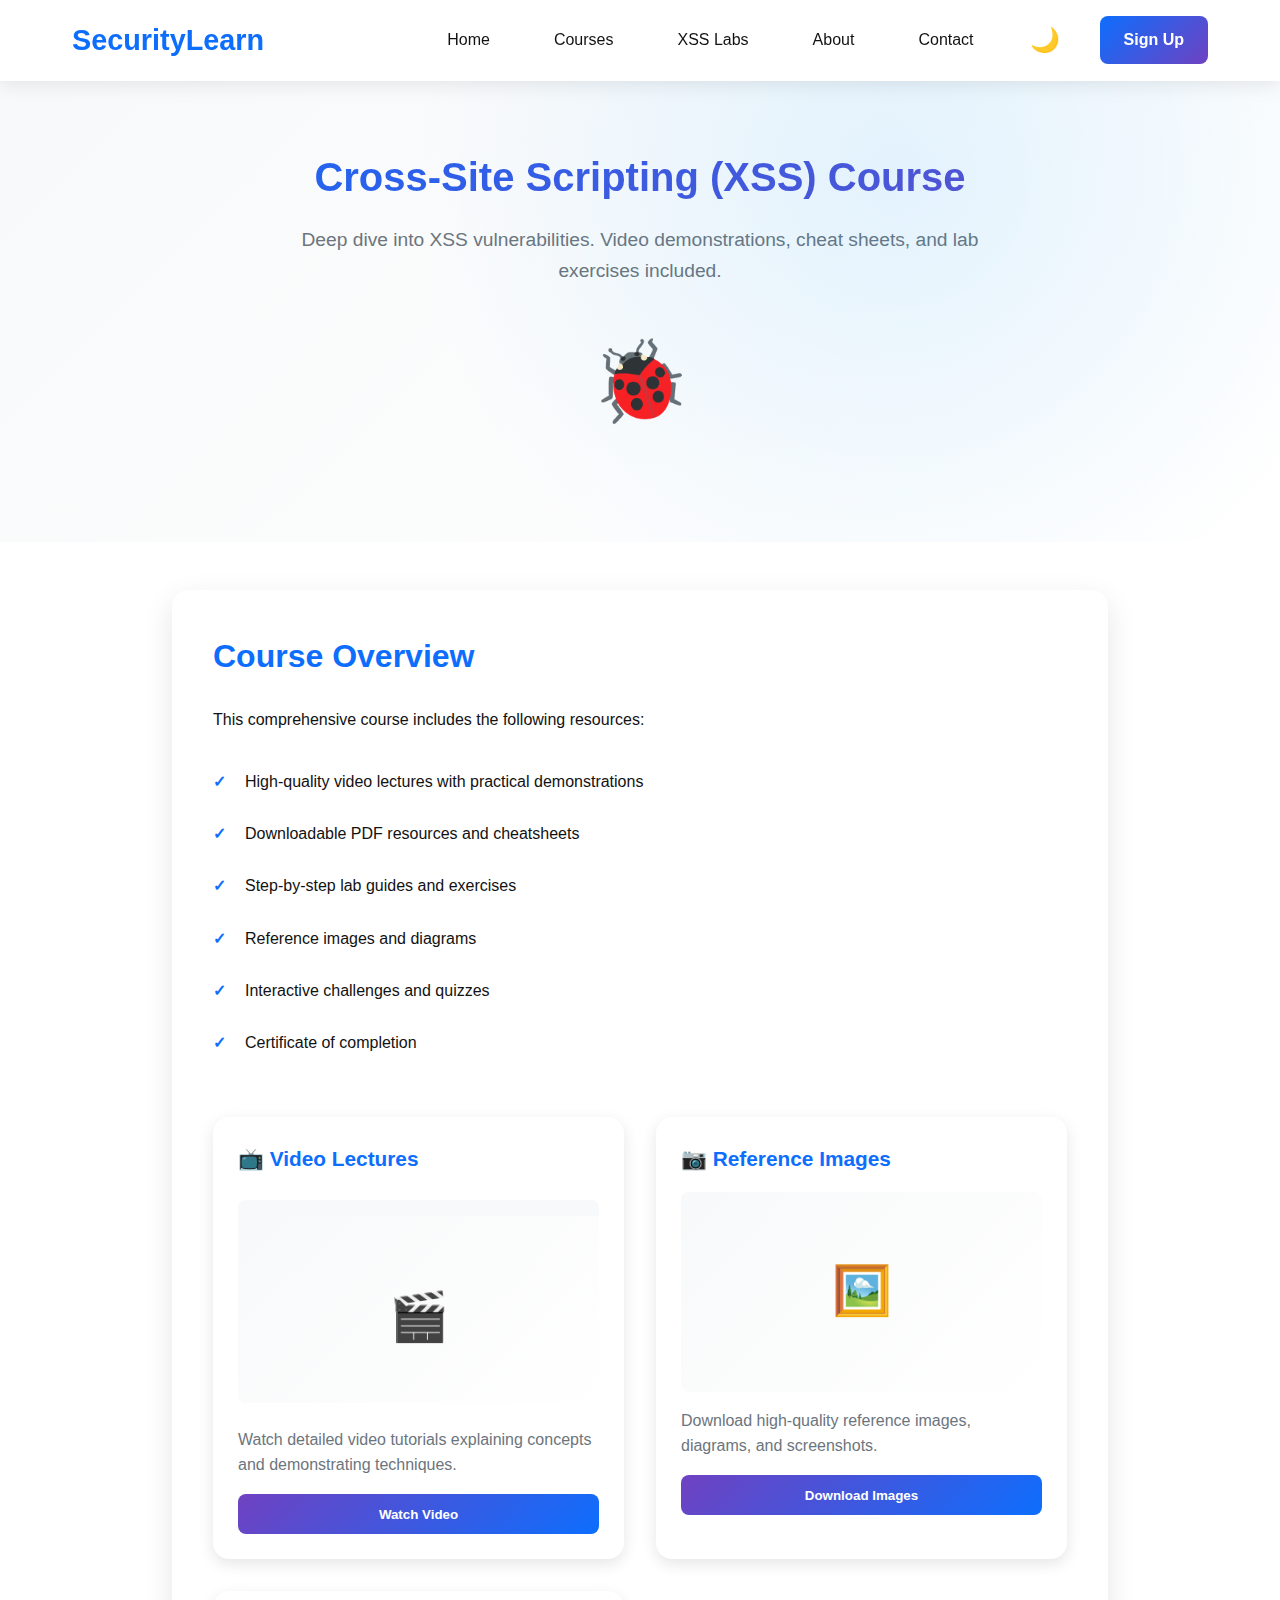
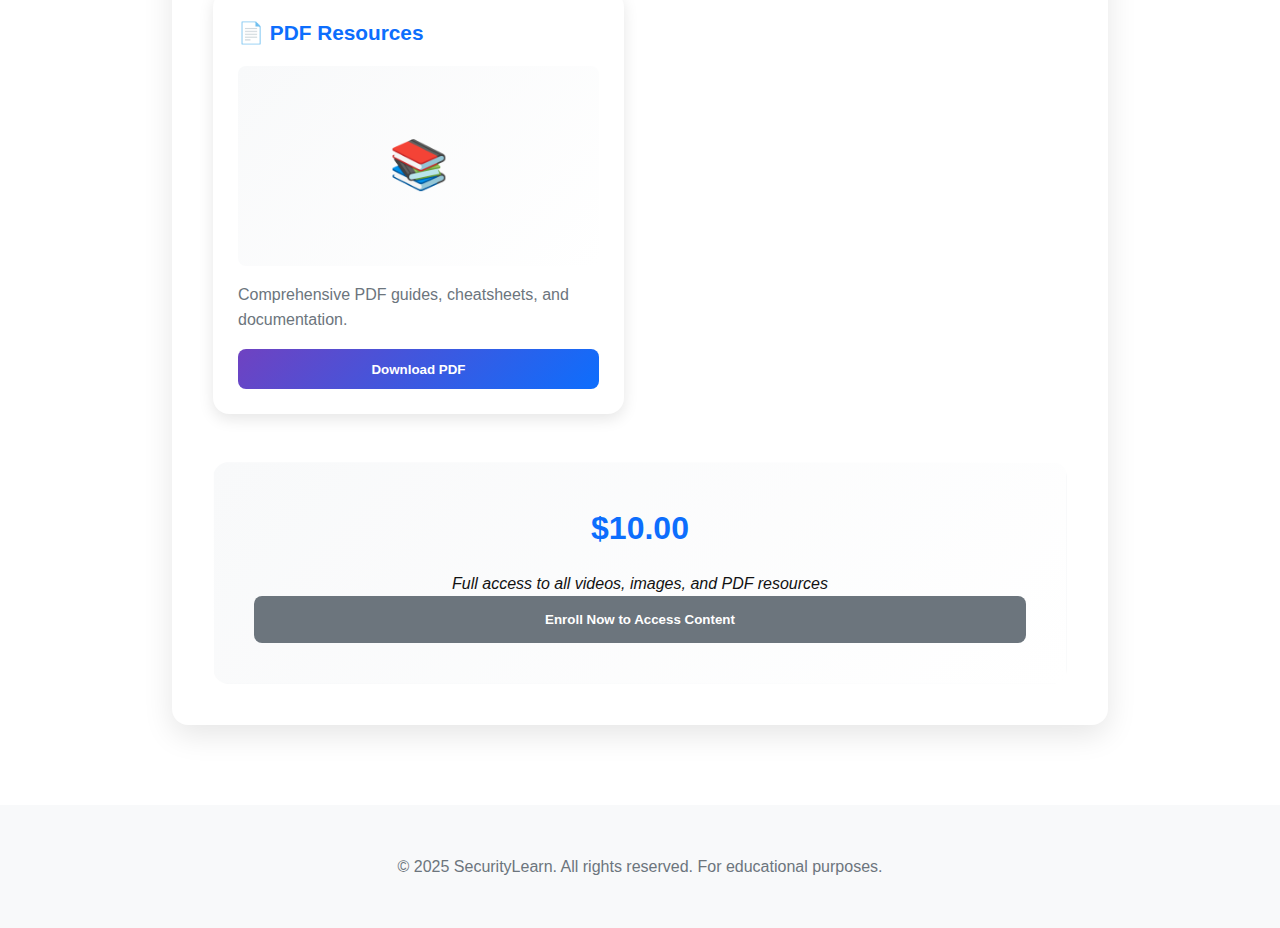
<file: xss/index.html>
<!DOCTYPE html>
<html lang="en" data-theme="light">
<head>
    <meta charset="UTF-8">
    <meta name="viewport" content="width=device-width, initial-scale=1.0">
    <title>SecurityLearn - Professional Cybersecurity Courses</title>
    <link rel="stylesheet" href="/style.css">
</head>
<body>
    <header>
        <nav class="navbar">
    <div class="nav-container">
        <a href="/" class="nav-logo">SecurityLearn</a>
        <div class="nav-menu">
            <a href="/" class="nav-link">Home</a>
            <a href="#courses" class="nav-link">Courses</a>
            <a href="/xss-labs/" class="nav-link">XSS Labs</a>
            <a href="#" class="nav-link">About</a>
            <a href="#" class="nav-link">Contact</a>
            <button id="theme-toggle" aria-label="Toggle dark/light mode">🌙</button>
            <a href="/auth/" class="nav-link button signup-button">Sign Up</a>
            </div>
            </div>
      </nav>
    </header>

    <main>
        <section class="course-hero">
    <h1>Cross-Site Scripting (XSS) Course</h1>
    <p class="lead">Deep dive into XSS vulnerabilities. Video demonstrations, cheat sheets, and lab exercises included.</p>
    <div class="icon-large">🐞</div>
</section>

<section class="course-content">
    <div class="container">
        <h2>Course Overview</h2>
        <p>This comprehensive course includes the following resources:</p>
        <ul>
            <li>High-quality video lectures with practical demonstrations</li>
            <li>Downloadable PDF resources and cheatsheets</li>
            <li>Step-by-step lab guides and exercises</li>
            <li>Reference images and diagrams</li>
            <li>Interactive challenges and quizzes</li>
            <li>Certificate of completion</li>
        </ul>
        
        <div class="media-grid">
            <div class="media-card">
                <h3>📺 Video Lectures</h3>
                <div class="video-container">
                    <div class="media-placeholder">🎬</div>
                </div>
                <p class="media-description">Watch detailed video tutorials explaining concepts and demonstrating techniques.</p>
                <button class="download-btn">Watch Video</button>
            </div>
            
            <div class="media-card">
                <h3>📷 Reference Images</h3>
                <div class="media-placeholder">🖼️</div>
                <p class="media-description">Download high-quality reference images, diagrams, and screenshots.</p>
                <button class="download-btn">Download Images</button>
            </div>
            
            <div class="media-card">
                <h3>📄 PDF Resources</h3>
                <div class="media-placeholder">📚</div>
                <p class="media-description">Comprehensive PDF guides, cheatsheets, and documentation.</p>
                <button class="download-btn">Download PDF</button>
            </div>
        </div>
        
        <div class="purchase-box">
            <p class="price">$10.00</p>
            <p><em>Full access to all videos, images, and PDF resources</em></p>
            <button class="btn-primary" disabled>Enroll Now to Access Content</button>
        </div>
    </div>
</section>

    </main>

    <footer>
        <p>&copy; 2025 SecurityLearn. All rights reserved. For educational purposes.</p>
    </footer>

    <script src="/script.js"></script>
</body>
</html>
</file>
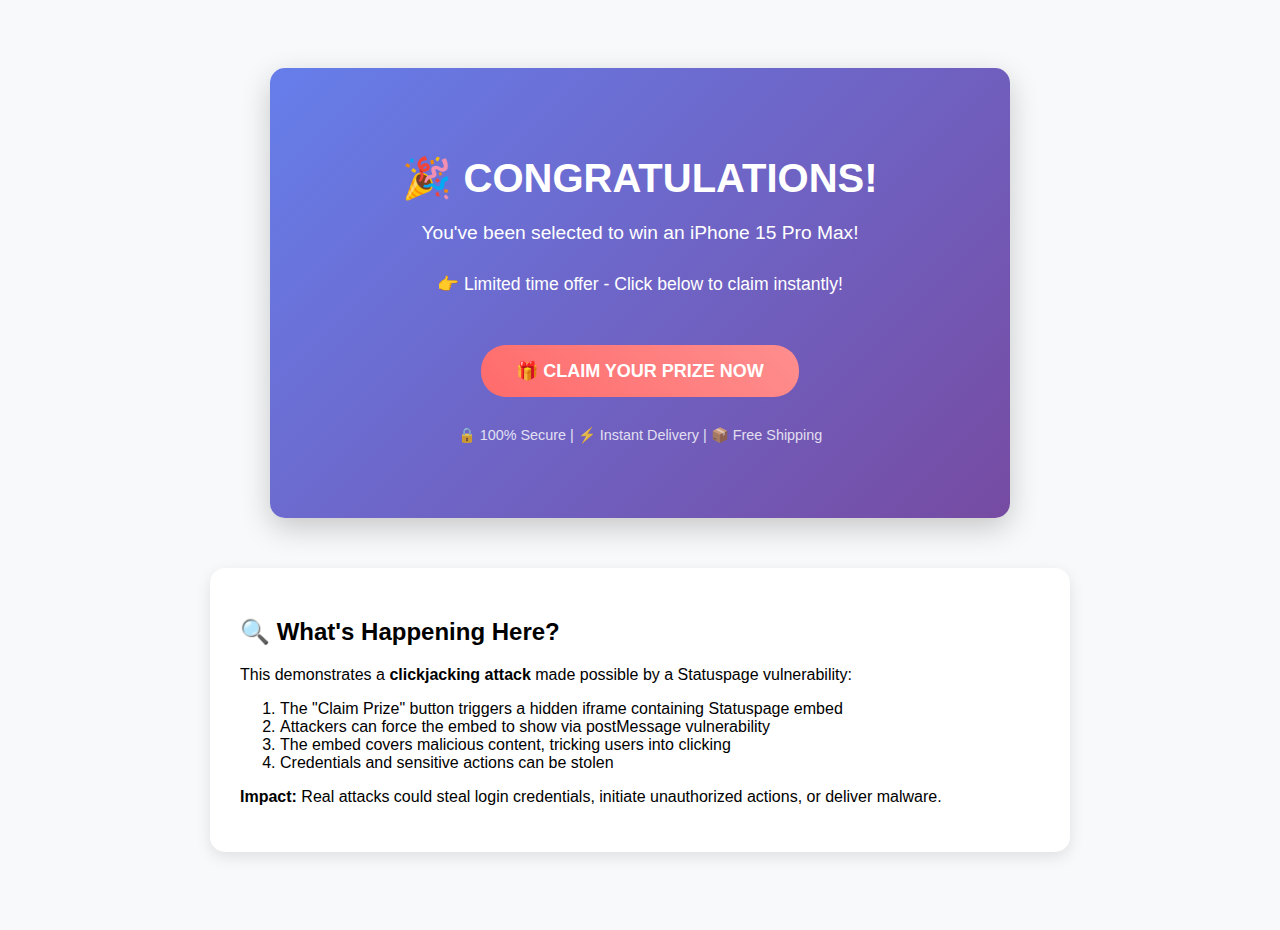
<file: clickjacking-demo.html>
<!DOCTYPE html>
<html>
<head>
    <title>Clickjacking Proof of Concept - Statuspage Vulnerability</title>
    <style>
        /* Fake promotional content */
        .promo-banner {
            background: linear-gradient(135deg, #667eea 0%, #764ba2 100%);
            color: white;
            padding: 60px 20px;
            text-align: center;
            border-radius: 15px;
            margin: 40px auto;
            max-width: 700px;
            box-shadow: 0 10px 30px rgba(0,0,0,0.2);
        }
        
        /* Fake Statuspage Embed */
        .status-embed {
            position: fixed;
            bottom: 20px;
            right: 20px;
            width: 320px;
            height: 130px;
            background: white;
            border: 2px solid #e0e0e0;
            border-radius: 12px;
            z-index: 10000;
            padding: 15px;
            box-shadow: 0 8px 25px rgba(0,0,0,0.15);
            font-family: Arial, sans-serif;
            display: none; /* Initially hidden */
        }
        
        .claim-button {
            background: linear-gradient(45deg, #ff6b6b, #ff8e8e);
            color: white;
            padding: 15px 35px;
            border: none;
            border-radius: 25px;
            font-size: 18px;
            font-weight: bold;
            cursor: pointer;
            margin-top: 20px;
            transition: transform 0.2s;
        }
        
        .claim-button:hover {
            transform: scale(1.05);
        }
        
        .status-header {
            display: flex;
            align-items: center;
            margin-bottom: 10px;
        }
        
        .status-dot {
            width: 12px;
            height: 12px;
            background: #22c55e;
            border-radius: 50%;
            margin-right: 10px;
        }
    </style>
</head>
<body style="font-family: Arial, sans-serif; text-align: center; padding: 20px; background: #f8f9fa;">
    
    <div class="promo-banner">
        <h1 style="font-size: 2.5em; margin-bottom: 20px;">🎉 CONGRATULATIONS!</h1>
        <p style="font-size: 1.2em; margin-bottom: 30px;">You've been selected to win an iPhone 15 Pro Max!</p>
        <p style="font-size: 1.1em; margin-bottom: 30px;">👉 Limited time offer - Click below to claim instantly!</p>
        
        <button class="claim-button" onclick="startAttack()">
            🎁 CLAIM YOUR PRIZE NOW
        </button>
        
        <p style="margin-top: 30px; font-size: 0.9em; opacity: 0.8;">
            🔒 100% Secure | ⚡ Instant Delivery | 📦 Free Shipping
        </p>
    </div>

    <!-- Fake Statuspage Embed -->
    <div class="status-embed" id="statusEmbed">
        <div class="status-header">
            <div class="status-dot"></div>
            <h4 style="margin: 0;">System Status</h4>
        </div>
        <p style="margin: 5px 0; color: #666;">All systems operational</p>
        <button style="background: #3b82f6; color: white; border: none; padding: 8px 15px; border-radius: 5px; cursor: pointer; margin-top: 5px;" 
                onclick="stealCredentials()">
            View Details
        </button>
    </div>

    <!-- Explanation Section -->
    <div style="max-width: 800px; margin: 50px auto; text-align: left; background: white; padding: 30px; border-radius: 15px; box-shadow: 0 5px 15px rgba(0,0,0,0.1);">
        <h2>🔍 What's Happening Here?</h2>
        <p>This demonstrates a <strong>clickjacking attack</strong> made possible by a Statuspage vulnerability:</p>
        
        <ol>
            <li>The "Claim Prize" button triggers a hidden iframe containing Statuspage embed</li>
            <li>Attackers can force the embed to show via postMessage vulnerability</li>
            <li>The embed covers malicious content, tricking users into clicking</li>
            <li>Credentials and sensitive actions can be stolen</li>
        </ol>
        
        <p><strong>Impact:</strong> Real attacks could steal login credentials, initiate unauthorized actions, or deliver malware.</p>
    </div>

    <script>
    function startAttack() {
        // Show the fake status embed (simulating the vulnerability)
        const embed = document.getElementById('statusEmbed');
        embed.style.display = 'block';
        
        // Show explanation
        setTimeout(() => {
            alert('🎯 VULNERABILITY EXPLOITED!\n\n' +
                  'The Statuspage embed was forcefully shown via postMessage vulnerability.\n\n' +
                  'In real attack, this could be used to hide malicious buttons under the embed.');
        }, 500);
    }
    
    function stealCredentials() {
        alert('⚠️ CREDENTIALS STOLEN!\n\n' +
              'Username: admin\n' +
              'Password: ********\n\n' +
              'In real attack, this could be your actual login credentials!');
    }
    </script>
</body>
</html>
</file>
<file: style.css>
:root {
    --bg-primary: #0a0a0a;
    --bg-secondary: #1a1a1a;
    --text-primary: #ffffff;
    --text-secondary: #b0b0b0;
    --accent-primary: #00ff88;
    --accent-secondary: #0099ff;
    --accent-danger: #ff4757;
    --card-bg: #1e1e1e;
    --nav-bg: rgba(10, 10, 10, 0.95);
    --shadow: rgba(0, 0, 0, 0.5);
}

[data-theme="light"] {
    --bg-primary: #ffffff;
    --bg-secondary: #f8f9fa;
    --text-primary: #121212;
    --text-secondary: #6c757d;
    --accent-primary: #0d6efd;
    --accent-secondary: #6f42c1;
    --accent-danger: #dc3545;
    --card-bg: #ffffff;
    --nav-bg: rgba(255, 255, 255, 0.95);
    --shadow: rgba(0, 0, 0, 0.1);
}

* {
    margin: 0;
    padding: 0;
    box-sizing: border-box;
    transition: background-color 0.3s ease, color 0.3s ease, transform 0.2s ease;
}

body {
    font-family: 'Segoe UI', Tahoma, Geneva, Verdana, sans-serif;
    background-color: var(--bg-primary);
    color: var(--text-primary);
    line-height: 1.6;
    min-height: 100vh;
}

.navbar {
    background-color: var(--nav-bg);
    backdrop-filter: blur(10px);
    position: sticky;
    top: 0;
    z-index: 1000;
    box-shadow: 0 2px 20px var(--shadow);
    border-bottom: 1px solid rgba(255, 255, 255, 0.1);
}

.nav-container {
    max-width: 1200px;
    margin: 0 auto;
    padding: 1rem 2rem;
    display: flex;
    justify-content: space-between;
    align-items: center;
}

.nav-logo {
    font-size: 1.8rem;
    font-weight: bold;
    color: var(--accent-primary);
    text-decoration: none;
    display: flex;
    align-items: center;
    gap: 0.5rem;
}

.nav-menu {
    display: flex;
    align-items: center;
    gap: 2rem;
}

.nav-link {
    color: var(--text-primary);
    text-decoration: none;
    font-weight: 500;
    padding: 0.5rem 1rem;
    border-radius: 0.375rem;
    transition: all 0.3s ease;
}

.nav-link:hover {
    color: var(--accent-primary);
    background-color: rgba(0, 255, 136, 0.1);
}

.signup-button {
    background: linear-gradient(135deg, var(--accent-primary), var(--accent-secondary));
    color: white !important;
    padding: 0.7rem 1.5rem;
    border-radius: 0.5rem;
    font-weight: bold;
    transition: all 0.3s ease;
}

.signup-button:hover {
    transform: translateY(-2px);
    box-shadow: 0 5px 15px rgba(0, 255, 136, 0.3);
}

#theme-toggle {
    background: none;
    border: none;
    font-size: 1.5rem;
    cursor: pointer;
    color: var(--text-primary);
    padding: 0.5rem;
    border-radius: 50%;
    transition: all 0.3s ease;
}

#theme-toggle:hover {
    background-color: rgba(255, 255, 255, 0.1);
    transform: rotate(30deg);
}

.hero {
    text-align: center;
    padding: 6rem 2rem;
    background: linear-gradient(135deg, var(--bg-secondary) 0%, var(--bg-primary) 100%);
    position: relative;
    overflow: hidden;
}

.hero::before {
    content: '';
    position: absolute;
    top: 0;
    left: 0;
    right: 0;
    bottom: 0;
    background: radial-gradient(circle at 20% 80%, rgba(0, 255, 136, 0.1) 0%, transparent 50%);
}

.hero h1 {
    font-size: 3.5rem;
    margin-bottom: 1rem;
    background: linear-gradient(135deg, var(--accent-primary), var(--accent-secondary));
    -webkit-background-clip: text;
    -webkit-text-fill-color: transparent;
    background-clip: text;
}

.lead {
    font-size: 1.3rem;
    color: var(--text-secondary);
    max-width: 600px;
    margin: 0 auto 2rem;
}

.course-grid {
    max-width: 1200px;
    margin: 3rem auto;
    padding: 0 2rem;
    display: grid;
    grid-template-columns: repeat(auto-fit, minmax(350px, 1fr));
    gap: 2.5rem;
}

.course-card {
    background-color: var(--card-bg);
    border-radius: 1rem;
    padding: 2rem;
    box-shadow: 0 10px 30px var(--shadow);
    display: flex;
    flex-direction: column;
    transition: all 0.3s ease;
    border: 1px solid rgba(255, 255, 255, 0.1);
    position: relative;
    overflow: hidden;
}

.course-card::before {
    content: '';
    position: absolute;
    top: 0;
    left: 0;
    right: 0;
    height: 4px;
    background: linear-gradient(90deg, var(--accent-primary), var(--accent-secondary));
}

.course-card:hover {
    transform: translateY(-10px) scale(1.02);
    box-shadow: 0 20px 40px var(--shadow);
}

.course-icon {
    font-size: 3rem;
    margin-bottom: 1.5rem;
    text-align: center;
}

.course-card h3 {
    margin-bottom: 1rem;
    font-size: 1.5rem;
    color: var(--accent-primary);
}

.course-card p {
    color: var(--text-secondary);
    flex-grow: 1;
    margin-bottom: 1.5rem;
    line-height: 1.6;
}

.btn-primary {
    background: linear-gradient(135deg, var(--accent-primary), var(--accent-secondary));
    color: white;
    padding: 1rem 2rem;
    border: none;
    border-radius: 0.5rem;
    font-weight: bold;
    cursor: pointer;
    text-decoration: none;
    display: inline-block;
    text-align: center;
    transition: all 0.3s ease;
    width: 100%;
}

.btn-primary:hover {
    transform: translateY(-2px);
    box-shadow: 0 8px 20px rgba(0, 255, 136, 0.3);
}

.btn-primary:disabled {
    background: var(--text-secondary);
    cursor: not-allowed;
    transform: none;
    box-shadow: none;
}

.course-hero {
    text-align: center;
    padding: 4rem 2rem;
    background: linear-gradient(135deg, var(--bg-secondary) 0%, var(--bg-primary) 100%);
    position: relative;
}

.course-hero::before {
    content: '';
    position: absolute;
    top: 0;
    left: 0;
    right: 0;
    bottom: 0;
    background: radial-gradient(circle at 70% 20%, rgba(0, 153, 255, 0.1) 0%, transparent 50%);
}

.course-hero h1 {
    font-size: 2.5rem;
    margin-bottom: 1rem;
    background: linear-gradient(135deg, var(--accent-primary), var(--accent-secondary));
    -webkit-background-clip: text;
    -webkit-text-fill-color: transparent;
    background-clip: text;
}

.lead {
    font-size: 1.2rem;
    color: var(--text-secondary);
    max-width: 700px;
    margin: 0 auto;
}

.icon-large {
    font-size: 5rem;
    margin: 2rem 0;
    animation: float 3s ease-in-out infinite;
}

@keyframes float {
    0%, 100% { transform: translateY(0px); }
    50% { transform: translateY(-10px); }
}

.course-content {
    max-width: 1000px;
    margin: 3rem auto;
    padding: 0 2rem;
}

.container {
    background-color: var(--card-bg);
    border-radius: 1rem;
    padding: 2.5rem;
    box-shadow: 0 10px 30px var(--shadow);
    border: 1px solid rgba(255, 255, 255, 0.1);
}

.course-content h2 {
    color: var(--accent-primary);
    margin-bottom: 1.5rem;
    font-size: 2rem;
}

.course-content ul {
    list-style: none;
    margin: 1.5rem 0;
}

.course-content li {
    padding: 0.8rem 0;
    border-bottom: 1px solid rgba(255, 255, 255, 0.1);
    position: relative;
    padding-left: 2rem;
}

.course-content li::before {
    content: '✓';
    color: var(--accent-primary);
    position: absolute;
    left: 0;
    font-weight: bold;
}

.purchase-box {
    background: linear-gradient(135deg, var(--bg-secondary), var(--card-bg));
    padding: 2.5rem;
    border-radius: 1rem;
    margin-top: 3rem;
    text-align: center;
    border: 1px solid rgba(255, 255, 255, 0.1);
}

.price {
    font-size: 2rem;
    font-weight: bold;
    color: var(--accent-primary);
    margin-bottom: 1rem;
}

/* New Styles for Media Content */
.media-grid {
    display: grid;
    grid-template-columns: repeat(auto-fit, minmax(300px, 1fr));
    gap: 2rem;
    margin: 3rem 0;
}

.media-card {
    background-color: var(--card-bg);
    border-radius: 1rem;
    padding: 1.5rem;
    box-shadow: 0 5px 15px var(--shadow);
    transition: all 0.3s ease;
    border: 1px solid rgba(255, 255, 255, 0.1);
}

.media-card:hover {
    transform: translateY(-5px);
    box-shadow: 0 10px 25px var(--shadow);
}

.media-card h3 {
    color: var(--accent-primary);
    margin-bottom: 1rem;
    font-size: 1.3rem;
}

.media-placeholder {
    width: 100%;
    height: 200px;
    background: linear-gradient(135deg, var(--bg-secondary), var(--card-bg));
    border-radius: 0.5rem;
    display: flex;
    align-items: center;
    justify-content: center;
    margin: 1rem 0;
    color: var(--text-secondary);
    font-size: 3rem;
}

.media-description {
    color: var(--text-secondary);
    margin: 1rem 0;
    line-height: 1.6;
}

.download-btn {
    background: linear-gradient(135deg, var(--accent-secondary), var(--accent-primary));
    color: white;
    padding: 0.8rem 1.5rem;
    border: none;
    border-radius: 0.5rem;
    font-weight: bold;
    cursor: pointer;
    text-decoration: none;
    display: inline-block;
    transition: all 0.3s ease;
    width: 100%;
    text-align: center;
}

.download-btn:hover {
    transform: translateY(-2px);
    box-shadow: 0 5px 15px rgba(0, 153, 255, 0.3);
}

.video-container {
    position: relative;
    padding-bottom: 56.25%;
    height: 0;
    overflow: hidden;
    border-radius: 0.5rem;
    margin: 1.5rem 0;
    background: var(--bg-secondary);
}

.video-container .media-placeholder {
    position: absolute;
    top: 0;
    left: 0;
    width: 100%;
    height: 100%;
    border-radius: 0;
}

footer {
    text-align: center;
    padding: 3rem 2rem;
    margin-top: 5rem;
    background-color: var(--bg-secondary);
    color: var(--text-secondary);
    border-top: 1px solid rgba(255, 255, 255, 0.1);
}

/* Responsive Design */
@media (max-width: 768px) {
    .nav-container {
        flex-direction: column;
        gap: 1rem;
    }
    
    .nav-menu {
        flex-wrap: wrap;
        justify-content: center;
        gap: 1rem;
    }
    
    .hero h1 {
        font-size: 2.5rem;
    }
    
    .course-grid {
        grid-template-columns: 1fr;
        padding: 0 1rem;
    }
    
    .media-grid {
        grid-template-columns: 1fr;
    }
    
    .course-hero h1 {
        font-size: 2rem;
    }
}
</file>
